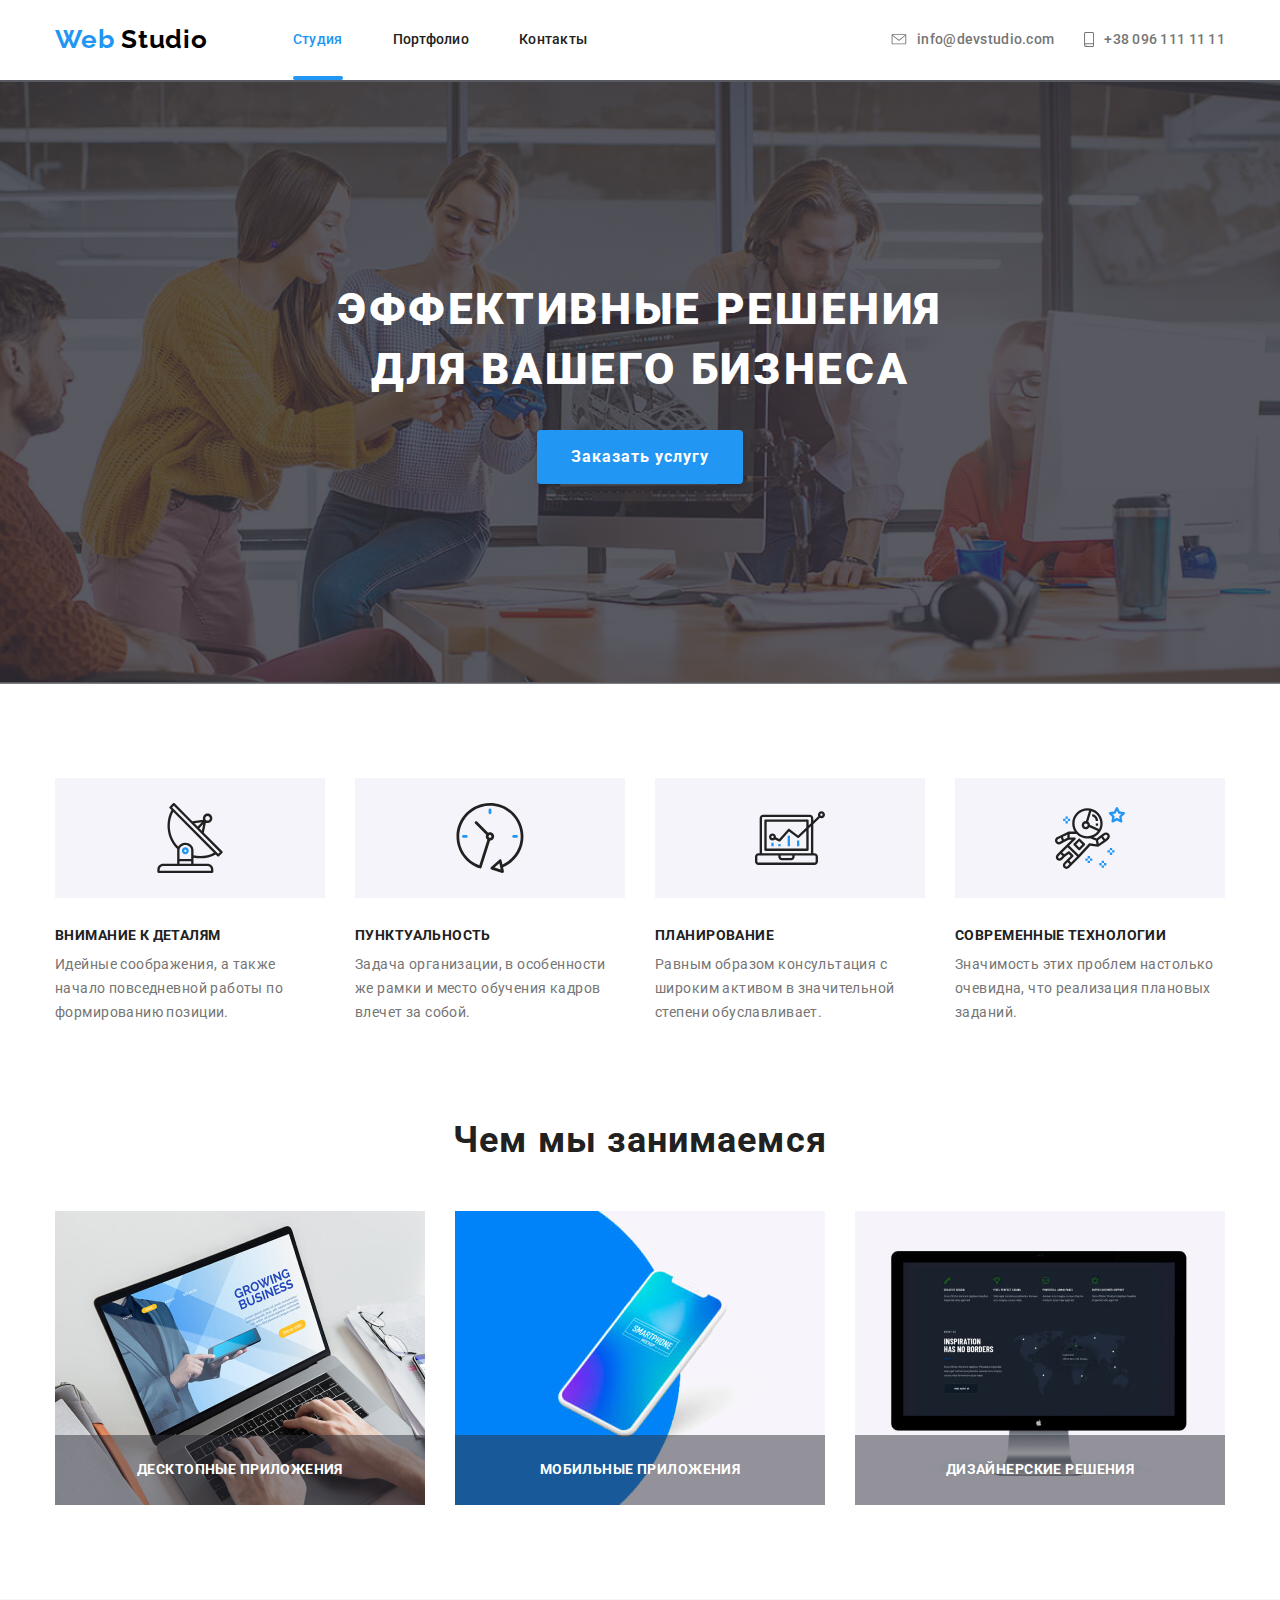
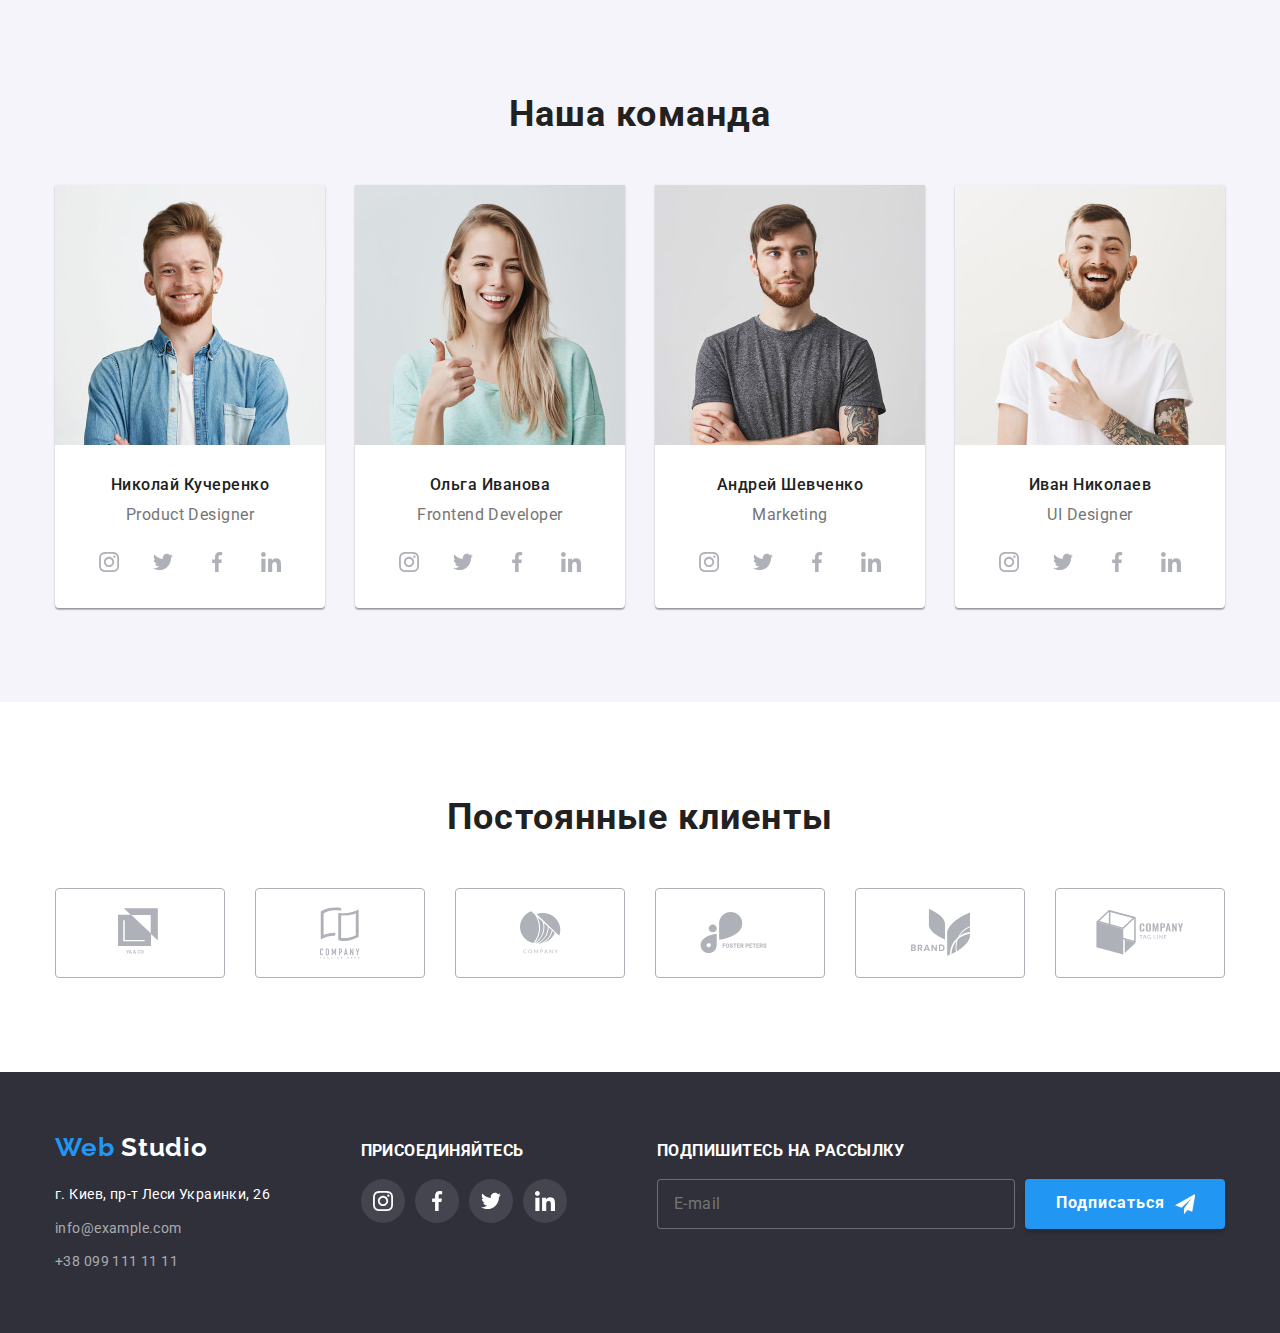
<file: index.html>
<!DOCTYPE html>
<html lang="ru">
  <head>
    <meta charset="UTF-8" />
    <meta name="viewport" content="width=device-width, initial-scale=1.0" />
    <title>Web Studio</title>
    <link rel="stylesheet" href="./css/normalize.css" />
    <link rel="stylesheet" href="./css/styles.css" />
    <link
      href="https://fonts.googleapis.com/css2?family=Raleway:wght@500&family=Roboto:wght@400;500;700;900&display=swap"
      rel="stylesheet"
    />
  </head>

  <body>
    <!--Шляпа-->
    <header class="header">
      <div class="container">
        <nav class="navigation">
          <a class="logo link" href="index.html" lang="en">
            <span class="logo-part">Web</span> Studio</a
          >
          <ul class="navigation-list list">
            <li class="navigation-list-item">
              <a class="navigation-list-link link current" href="index.html"
                >Студия</a
              >
            </li>
            <li class="navigation-list-item">
              <a class="navigation-list-link link" href="portfolio.html"
                >Портфолио</a
              >
            </li>
            <li class="navigation-list-item">
              <a class="navigation-list-link link" href="">Контакты</a>
            </li>
          </ul>
        </nav>
        <ul class="navigation-contacts list">
          <li class="navigation-contacts-list">
            <address class="navigation-contacts-adress">
              <a
                class="navigation-contacts-list-link link"
                href="mail:info@devstudio.com"
              >
                <svg class="icon-mail">
                  <use href="./images/sprite.svg#icon-envelope"></use>
                </svg>
                info@devstudio.com
              </a>
            </address>
          </li>
          <li class="navigation-contacts-list">
            <address class="navigation-contacts-adress">
              <a
                class="navigation-contacts-list-link link"
                href="tel:380961111111"
              >
                <svg class="icon-phone">
                  <use href="./images/sprite.svg#icon-smartphone"></use>
                </svg>
                +38 096 111 11 11</a
              >
            </address>
          </li>
        </ul>
      </div>
    </header>
    <!--Hero СЕКЦИЯ-->
    <main>
      <section class="hero">
        <div class="container">
          <h1 class="hero-title">
            Эффективные решения<br />
            для вашего бизнеса
          </h1>
          <button data-modal-open class="modal-btn">Заказать услугу</button>
        </div>
      </section>
      <!--О Нас-->
      <section class="about-us">
        <div class="container">
          <h2 hidden>О Нас</h2>
          <ul class="about-us-list list">
            <li class="about-us-list-item">
              <div class="box">
                <svg class="icon-img">
                  <use href="./images/sprite.svg#icon-antenna"></use>
                </svg>
              </div>
              <h3 class="about-us-title">Внимание к деталям</h3>
              <p class="description">
                Идейные соображения, а также<br />
                начало повседневной работы по<br />
                формированию позиции.
              </p>
            </li>
            <li class="about-us-list-item">
              <div class="box">
                <svg class="icon-img">
                  <use href="./images/sprite.svg#icon-clock"></use>
                </svg>
              </div>
              <h3 class="about-us-title">Пунктуальность</h3>
              <p class="description">
                Задача организации, в особенности<br />
                же рамки и место обучения кадров<br />
                влечет за собой.
              </p>
            </li>
            <li class="about-us-list-item">
              <div class="box">
                <svg class="icon-img">
                  <use href="./images/sprite.svg#icon-diagram"></use>
                </svg>
              </div>
              <h3 class="about-us-title">Планирование</h3>
              <p class="description">
                Равным образом консультация с<br />
                широким активом в значительной<br />
                степени обуславливает.
              </p>
            </li>
            <li class="about-us-list-item">
              <div class="box">
                <svg class="icon-img">
                  <use href="./images/sprite.svg#icon-astronaut"></use>
                </svg>
              </div>
              <h3 class="about-us-title">Современные технологии</h3>
              <p class="description">
                Значимость этих проблем настолько<br />
                очевидна, что реализация плановых<br />
                заданий.
              </p>
            </li>
          </ul>
        </div>
      </section>
      <!--Чем Занимаемся-->
      <section class="what-we-do">
        <div class="container">
          <h2 class="heading-title">Чем мы занимаемся</h2>
          <ul class="what-we-do-list list">
            <li class="what-we-do-list-item">
              <img
                class="what-we-do-list-item-img"
                src="./images/main-page/what-we-do/wedo1.jpg"
                alt="ноутбук"
              />
              <p class="what-we-do-description">Десктопные приложения</p>
            </li>
            <li class="what-we-do-list-item">
              <img
                class="what-we-do-list-item-img"
                src="./images/main-page/what-we-do/wedo2.jpg"
                alt="смартфон"
              />
              <p class="what-we-do-description">Мобильные приложения</p>
            </li>
            <li class="what-we-do-list-item">
              <img
                class="what-we-do-list-item-img"
                src="./images/main-page/what-we-do/wedo3.jpg"
                alt="монитор"
              />
              <p class="what-we-do-description">дизайнерские решения</p>
            </li>
          </ul>
        </div>
      </section>
      <!--Команда-->
      <section class="team">
        <div class="container">
          <h2 class="heading-title">Наша команда</h2>
          <ul class="team-list list">
            <li class="team-list-item">
              <img
                class="team-list-teamate-img"
                src="./images/main-page/teamate/teamate1.jpg"
                alt="Николай Кучеренко"
                width="270"
                height="260"
              />
              <h3 class="teamate-name">Николай Кучеренко</h3>
              <p class="teamate-position" lang="en">Product Designer</p>
              <ul class="team-list-social list">
                <li class="team-list-social-item">
                  <a
                    class="team-list-social-item-link link"
                    href=""
                    aria-label="инстаграм"
                  >
                    <svg class="social-svg-item">
                      <use href="./images/sprite.svg#icon-instagram"></use>
                    </svg>
                  </a>
                </li>
                <li class="team-list-social-item">
                  <a
                    class="team-list-social-item-link link"
                    href=""
                    aria-label="твиттер"
                  >
                    <svg class="social-svg-item">
                      <use href="./images/sprite.svg#icon-twitter"></use>
                    </svg>
                  </a>
                </li>
                <li class="team-list-social-item">
                  <a
                    class="team-list-social-item-link link"
                    href=""
                    aria-label="фейсбук"
                  >
                    <svg class="social-svg-item">
                      <use href="./images/sprite.svg#icon-facebook"></use>
                    </svg>
                  </a>
                </li>
                <li class="team-list-social-item">
                  <a
                    class="team-list-social-item-link link"
                    href=""
                    aria-label="линкедин"
                  >
                    <svg class="social-svg-item">
                      <use href="./images/sprite.svg#icon-linkedin"></use>
                    </svg>
                  </a>
                </li>
              </ul>
            </li>
            <li class="team-list-item">
              <img
                class="team-list-teamate-img"
                src="./images/main-page/teamate/teamate2.jpg"
                alt="Ольга Иванова"
                width="270"
                height="260"
              />
              <h3 class="teamate-name">Ольга Иванова</h3>
              <p class="teamate-position" lang="en">Frontend Developer</p>
              <ul class="team-list-social list">
                <li class="team-list-social-item">
                  <a
                    class="team-list-social-item-link link"
                    href=""
                    aria-label="инстаграм"
                  >
                    <svg class="social-svg-item">
                      <use href="./images/sprite.svg#icon-instagram"></use>
                    </svg>
                  </a>
                </li>
                <li class="team-list-social-item">
                  <a
                    class="team-list-social-item-link link"
                    href=""
                    aria-label="твиттер"
                  >
                    <svg class="social-svg-item">
                      <use href="./images/sprite.svg#icon-twitter"></use>
                    </svg>
                  </a>
                </li>
                <li class="team-list-social-item">
                  <a
                    class="team-list-social-item-link link"
                    href=""
                    aria-label="фейсбук"
                  >
                    <svg class="social-svg-item">
                      <use href="./images/sprite.svg#icon-facebook"></use>
                    </svg>
                  </a>
                </li>
                <li class="team-list-social-item">
                  <a
                    class="team-list-social-item-link link"
                    href=""
                    aria-label="линкедин"
                  >
                    <svg class="social-svg-item">
                      <use href="./images/sprite.svg#icon-linkedin"></use>
                    </svg>
                  </a>
                </li>
              </ul>
            </li>
            <li class="team-list-item">
              <img
                class="team-list-teamate-img"
                src="./images/main-page/teamate/teamate3.jpg"
                alt="Андрей Шевченко"
                width="270"
                height="260"
              />
              <h3 class="teamate-name">Андрей Шевченко</h3>
              <p class="teamate-position" lang="en">Marketing</p>
              <ul class="team-list-social list">
                <li class="team-list-social-item">
                  <a
                    class="team-list-social-item-link link"
                    href=""
                    aria-label="инстаграм"
                  >
                    <svg class="social-svg-item">
                      <use href="./images/sprite.svg#icon-instagram"></use>
                    </svg>
                  </a>
                </li>
                <li class="team-list-social-item">
                  <a
                    class="team-list-social-item-link link"
                    href=""
                    aria-label="твиттер"
                  >
                    <svg class="social-svg-item">
                      <use href="./images/sprite.svg#icon-twitter"></use>
                    </svg>
                  </a>
                </li>
                <li class="team-list-social-item">
                  <a
                    class="team-list-social-item-link link"
                    href=""
                    aria-label="фейсбук"
                  >
                    <svg class="social-svg-item">
                      <use href="./images/sprite.svg#icon-facebook"></use>
                    </svg>
                  </a>
                </li>
                <li class="team-list-social-item">
                  <a
                    class="team-list-social-item-link link"
                    href=""
                    aria-label="линкедин"
                  >
                    <svg class="social-svg-item">
                      <use href="./images/sprite.svg#icon-linkedin"></use>
                    </svg>
                  </a>
                </li>
              </ul>
            </li>
            <li class="team-list-item">
              <img
                class="team-list-teamate-img"
                src="./images/main-page/teamate/teamate4.jpg"
                alt="Иван Николаев"
                width="270"
                height="260"
              />
              <h3 class="teamate-name">Иван Николаев</h3>
              <p class="teamate-position" lang="en">UI Designer</p>
              <ul class="team-list-social list">
                <li class="team-list-social-item">
                  <a
                    class="team-list-social-item-link link"
                    href=""
                    aria-label="инстаграм"
                  >
                    <svg class="social-svg-item">
                      <use href="./images/sprite.svg#icon-instagram"></use>
                    </svg>
                  </a>
                </li>
                <li class="team-list-social-item">
                  <a
                    class="team-list-social-item-link link"
                    href=""
                    aria-label="твиттер"
                  >
                    <svg class="social-svg-item">
                      <use href="./images/sprite.svg#icon-twitter"></use>
                    </svg>
                  </a>
                </li>
                <li class="team-list-social-item">
                  <a
                    class="team-list-social-item-link link"
                    href=""
                    aria-label="фейсбук"
                  >
                    <svg class="social-svg-item">
                      <use href="./images/sprite.svg#icon-facebook"></use>
                    </svg>
                  </a>
                </li>
                <li class="team-list-social-item">
                  <a
                    class="team-list-social-item-link link"
                    href=""
                    aria-label="линкедин"
                  >
                    <svg class="social-svg-item">
                      <use href="./images/sprite.svg#icon-linkedin"></use>
                    </svg>
                  </a>
                </li>
              </ul>
            </li>
          </ul>
        </div>
      </section>
      <!--Постоянные клиенты-->
      <section class="ourclients">
        <div class="container">
          <h2 class="heading-title">Постоянные клиенты</h2>
          <ul class="clients-list list">
            <li class="clients-list-item">
              <a class="clients-list-item-link link" href="">
                <svg class="clients-svg-item1">
                  <use href="./images/sprite.svg#icon-logo1"></use>
                </svg>
              </a>
            </li>
            <li class="clients-list-item">
              <a class="clients-list-item-link link" href="">
                <svg class="clients-svg-item2">
                  <use href="./images/sprite.svg#icon-logo2"></use>
                </svg>
              </a>
            </li>
            <li class="clients-list-item">
              <a class="clients-list-item-link link" href="">
                <svg class="clients-svg-item3">
                  <use href="./images/sprite.svg#icon-logo3"></use>
                </svg>
              </a>
            </li>
            <li class="clients-list-item">
              <a class="clients-list-item-link link" href="">
                <svg class="clients-svg-item4">
                  <use href="./images/sprite.svg#icon-logo4"></use>
                </svg>
              </a>
            </li>
            <li class="clients-list-item">
              <a class="clients-list-item-link link" href="">
                <svg class="clients-svg-item5">
                  <use href="./images/sprite.svg#icon-logo5"></use>
                </svg>
              </a>
            </li>
            <li class="clients-list-item">
              <a class="clients-list-item-link link" href="">
                <svg class="clients-svg-item6">
                  <use href="./images/sprite.svg#icon-logo6"></use>
                </svg>
              </a>
            </li>
          </ul>
        </div>
      </section>
    </main>
    <!--Дно-->
    <footer class="footer">
      <div class="container">
        <div class="footer-part1">
          <a class="logo-footer link" href="index.html" lang="en">
            <span class="logo-part">Web</span>
            <span class="logo-part2">Studio</span>
          </a>
          <ul class="footer-list list">
            <li class="footer-list-item">
              <address class="footer-list-item-adress">
                <a
                  class="footer-list-item-link link"
                  href="https://goo.gl/maps/DpkzdR6np3sJu7Kr6"
                  target="_blank"
                >
                  г. Киев, пр-т Леси Украинки, 26
                </a>
              </address>
            </li>
            <li class="footer-list-item">
              <address class="footer-list-item-adress">
                <a
                  class="footer-list-item-link2 link"
                  href="mail:info@example.com"
                >
                  info@example.com
                </a>
              </address>
            </li>
            <li class="footer-list-item">
              <address class="footer-list-item-adress">
                <a class="footer-list-item-link2 link" href="tel:+380991111111">
                  +38 099 111 11 11
                </a>
              </address>
            </li>
          </ul>
        </div>
        <div class="footer-part2">
          <h3 class="join-in">присоединяйтесь</h3>
          <ul class="join-in-list list">
            <li class="join-in-item">
              <a
                class="join-in-item-link link"
                href=""
                aria-label="ссылка на инстаграм"
              >
                <svg class="social-svg-item">
                  <use href="./images/sprite.svg#icon-instagram"></use>
                </svg>
              </a>
            </li>
            <li class="join-in-item">
              <a
                class="join-in-item-link link"
                href=""
                aria-label="ссылка на фейсбук"
              >
                <svg class="social-svg-item">
                  <use href="./images/sprite.svg#icon-facebook"></use>
                </svg>
              </a>
            </li>
            <li class="join-in-item">
              <a
                class="join-in-item-link link"
                href=""
                aria-label="ссылка на твиттер"
              >
                <svg class="social-svg-item">
                  <use href="./images/sprite.svg#icon-twitter"></use>
                </svg>
              </a>
            </li>
            <li class="join-in-item">
              <a
                class="join-in-item-link link"
                href=""
                aria-label="ссылка на линкедин"
              >
                <svg class="social-svg-item">
                  <use href="./images/sprite.svg#icon-linkedin"></use>
                </svg>
              </a>
            </li>
          </ul>
        </div>
        <div class="footer-part3">
          <h3 class="mail-form">
            Подпишитесь на рассылку
          </h3>
          <form action="#" class="mail-form-field">
            <input
              type="email"
              name="email"
              id="email"
              class="mail-form-input"
              placeholder="E-mail"
            />
            <button type="submit" class="mail-form-btn">
              Подписаться
              <svg class="icon-send">
                <use href="./images/sprite.svg#icon-icon-send"></use>
              </svg>
            </button>
          </form>
        </div>
      </div>
    </footer>
    <!--Модальное окно-->
    <div data-modal class="form-on-backdrop is-hidden">
      <form action="#" class="modal-form">
        <h3 class="modal-form-name">Оставьте свои данные, мы вам перезвоним</h3>
        <button type="button" data-modal-close class="modal-close-btn">
          <svg class="icon-close">
            <use href="./images/sprite.svg#icon-close"></use>
          </svg>
        </button>
        <div class="modal-wrapper">
          <input
            class="modal-form-title"
            type="text"
            name="user-name"
            id="user-modal-name"
            placeholder=" "
          />
          <label for="user-modal-name" class="modal-label"> Имя</label>
          <span class="icon-form-span">
            <svg class="icon-form">
              <use href="./images/sprite.svg#icon-person"></use>
            </svg>
          </span>
        </div>
        <div class="modal-wrapper">
          <input
            class="modal-form-title"
            type="tel"
            name="user-tel"
            id="user-modal-tel"
            placeholder=" "
            required=""
          />
          <label for="user-modal-tel" class="modal-label">
            Телефон
          </label>
          <span class="icon-form-span">
            <svg class="icon-form">
              <use href="./images/sprite.svg#icon-phone"></use>
            </svg>
          </span>
        </div>
        <div class="modal-wrapper">
          <input
            class="modal-form-title"
            type="email"
            name="user-email"
            id="user-modal-email"
            placeholder=" "
            required=""
          />
          <label for="user-modal-email" class="modal-label"> Почта</label>
          <span class="icon-form-span">
            <svg class="icon-form">
              <use href="./images/sprite.svg#icon-email"></use>
            </svg>
          </span>
        </div>
        <label for="textarea" class="modal-label-textarea">
          <textarea
            id="textarea"
            class="modal-form-text"
            name="user-massage"
            placeholder=" "
          ></textarea>
          <span class="modal-span-text">Комментарий</span>
        </label>
        <label class="modal-form-label">
          <input
            type="checkbox"
            name="policy"
            value="accept-policy"
            class="modal-form-check"
          />
          <span class="modal-form-my-check">
            <svg class="icon-check">
              <use href="./images/sprite.svg#icon-icon-check"></use>
            </svg>
          </span>
          <span class="modal-form-span"
            >Соглашаюсь с рассылкой и принимаю
            <a href="">Условия договора</a>
          </span>
        </label>
        <button class="modal-form-accept">Отправить</button>
      </form>
    </div>

    <script src="./js/modal.js"></script>
  </body>
</html>
</file>
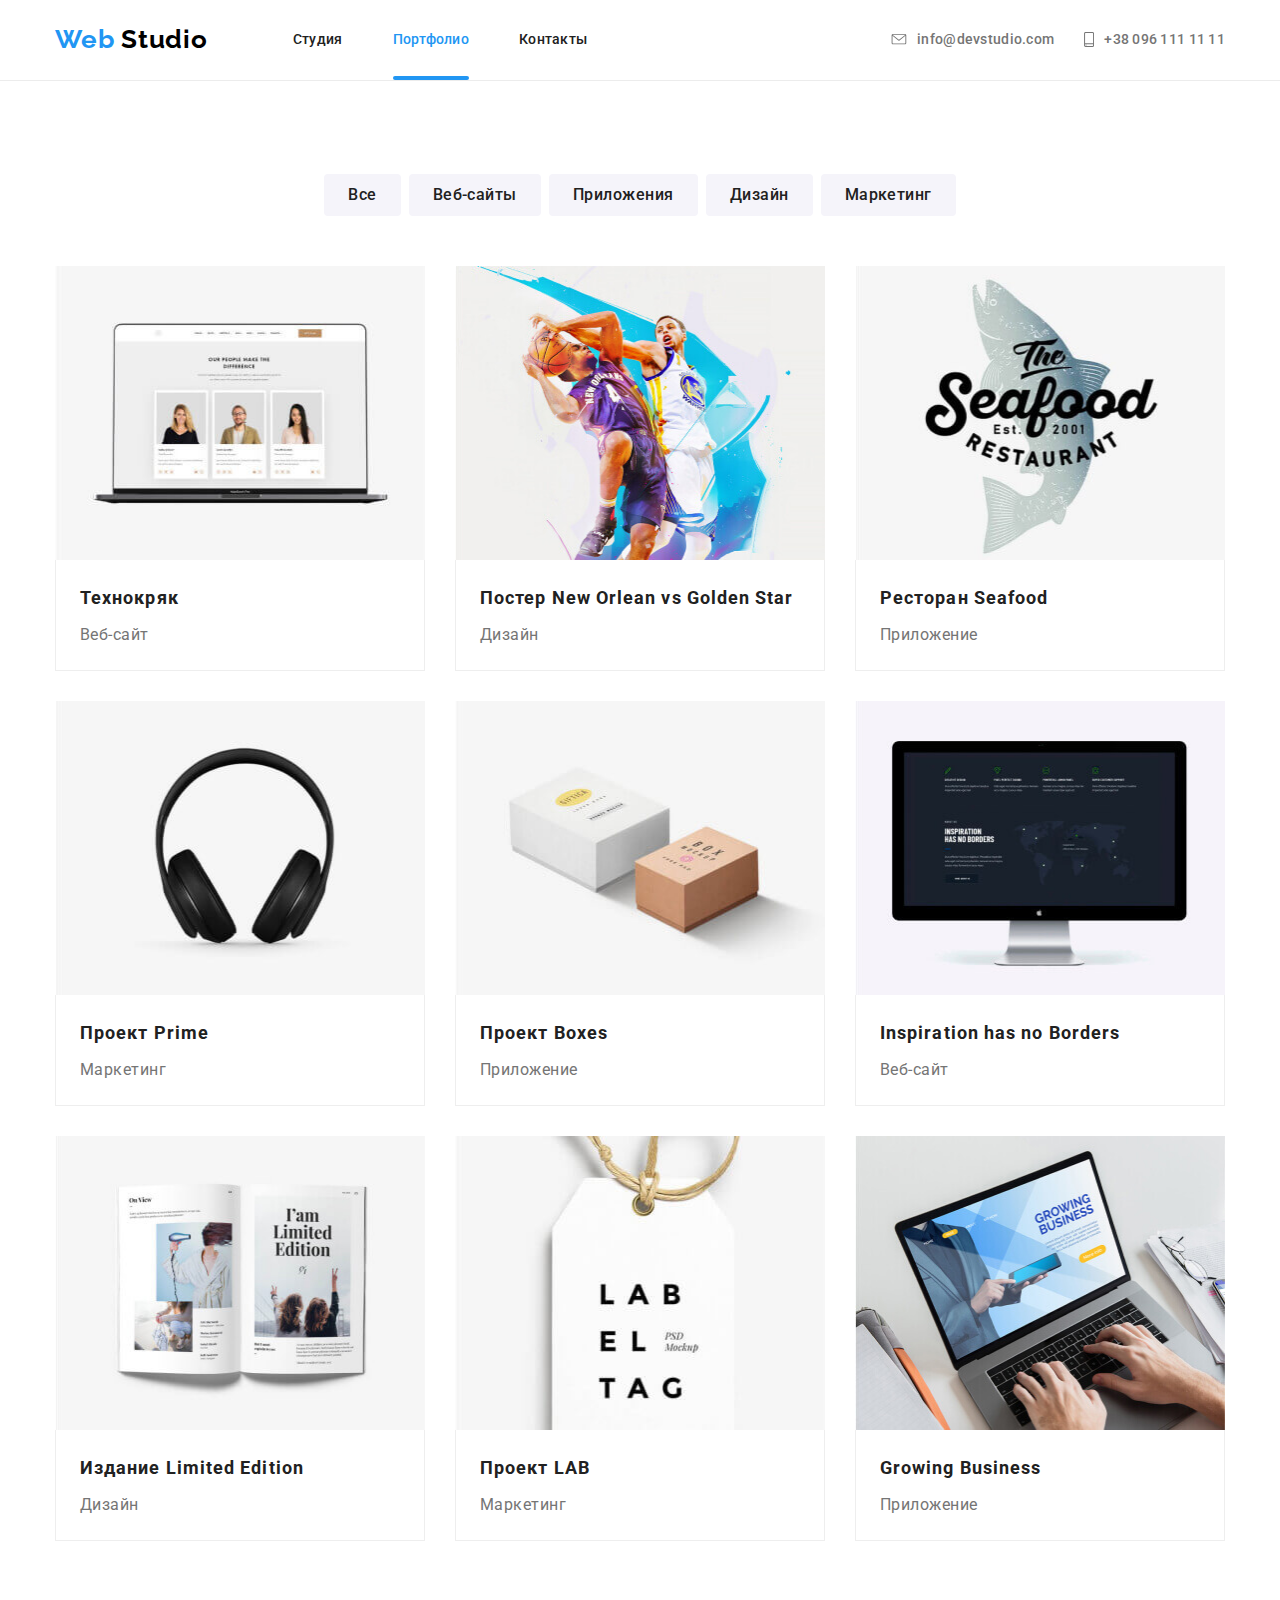
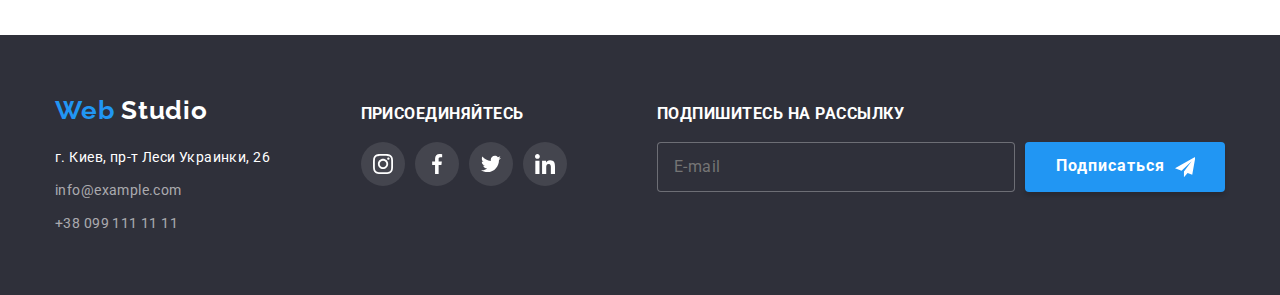
<file: portfolio.html>
<!DOCTYPE html>
<html lang="ru">
  <head>
    <meta charset="UTF-8" />
    <meta name="viewport" content="width=device-width, initial-scale=1.0" />
    <title>Портфолио</title>
    <link rel="stylesheet" href="./css/normalize.css" />
    <link rel="stylesheet" href="./css/styles.css" />
    <link
      href="https://fonts.googleapis.com/css2?family=Raleway:wght@700&family=Roboto:wght@400;500;700&display=swap"
      rel="stylesheet"
    />
  </head>

  <body>
    <!--Шляпа-->
    <header class="header2">
      <div class="container">
        <nav class="navigation">
          <a class="logo link" href="index.html" lang="en">
            <span class="logo-part">Web</span> Studio</a
          >
          <ul class="navigation-list list">
            <li class="navigation-list-item">
              <a class="navigation-list-link link" href="index.html">Студия</a>
            </li>
            <li class="navigation-list-item">
              <a class="navigation-list-link link current" href="portfolio.html"
                >Портфолио</a
              >
            </li>
            <li class="navigation-list-item">
              <a class="navigation-list-link link" href="">Контакты</a>
            </li>
          </ul>
        </nav>
        <div class="navigation-contacts-container">
          <ul class="navigation-contacts list">
            <li class="navigation-contacts-list">
              <address class="navigation-contacts-adress">
                <a
                  class="navigation-contacts-list-link link"
                  href="mail:info@devstudio.com"
                >
                  <svg class="icon-mail">
                    <use href="./images/sprite.svg#icon-envelope"></use>
                  </svg>
                  info@devstudio.com
                </a>
              </address>
            </li>
            <li class="navigation-contacts-list">
              <address class="navigation-contacts-adress">
                <a
                  class="navigation-contacts-list-link link"
                  href="tel:380961111111"
                >
                  <svg class="icon-phone">
                    <use href="./images/sprite.svg#icon-smartphone"></use>
                  </svg>
                  +38 096 111 11 11</a
                >
              </address>
            </li>
          </ul>
        </div>
      </div>
    </header>
    <main>
      <!--Кнопки-->
      <section class="main-container">
        <div class="container">
          <ul class="btn-list list">
            <li class="btn-list-item">
              <button class="btn-list-item-button">Все</button>
            </li>
            <li class="btn-list-item">
              <button class="btn-list-item-button">
                Веб-сайты
              </button>
            </li>
            <li class="btn-list-item">
              <button class="btn-list-item-button">
                Приложения
              </button>
            </li>
            <li class="btn-list-item">
              <button class="btn-list-item-button">
                Дизайн
              </button>
            </li>
            <li class="btn-list-item">
              <button class="btn-list-item-button">
                Маркетинг
              </button>
            </li>
          </ul>
        </div>
        <!--Работы-->
        <div class="container">
          <h1 hidden>Портфолио</h1>
          <ul class="projects-list list">
            <li class="projects-list-item">
              <a class="projects-list-item-link link" href="">
                <div class="projects-list-item-wrapper">
                  <img
                    class="projects-list-item-img"
                    src="./images/portfolio-page/our-projects/img-1.jpg"
                    alt=""
                    width="370"
                    height="294"
                  />
                  <p class="projects-title-description">
                    Технокряк это современная<br />
                    площадка распространения<br />
                    коронавируса. Компании<br />
                    используют эту платформу для<br />
                    цифрового шпионажа и атак на<br />
                    защищённые сервера конкурентов.
                  </p>
                </div>
                <div class="img-info">
                  <h2 class="projects-title">Технокряк</h2>
                  <p class="projects-title-name">Веб-сайт</p>
                </div>
              </a>
            </li>
            <li class="projects-list-item">
              <a class="projects-list-item-link link" href="">
                <div class="projects-list-item-wrapper">
                  <img
                    class="projects-list-item-img"
                    src="./images/portfolio-page/our-projects/img-2.jpg"
                    alt=""
                    width="370"
                    height="294"
                  />
                  <p class="projects-title-description">
                    Технокряк это современная<br />
                    площадка распространения<br />
                    коронавируса. Компании<br />
                    используют эту платформу для<br />
                    цифрового шпионажа и атак на<br />
                    защищённые сервера конкурентов.
                  </p>
                </div>
                <div class="img-info">
                  <h2 class="projects-title">
                    Постер New Orlean vs Golden Star
                  </h2>
                  <p class="projects-title-name">Дизайн</p>
                </div>
              </a>
            </li>
            <li class="projects-list-item">
              <a class="projects-list-item-link link" href="">
                <div class="projects-list-item-wrapper">
                  <img
                    class="projects-list-item-img"
                    src="./images/portfolio-page/our-projects/img-3.jpg"
                    alt=""
                    width="370"
                    height="294"
                  />
                  <p class="projects-title-description">
                    Технокряк это современная<br />
                    площадка распространения<br />
                    коронавируса. Компании<br />
                    используют эту платформу для<br />
                    цифрового шпионажа и атак на<br />
                    защищённые сервера конкурентов.
                  </p>
                </div>
                <div class="img-info">
                  <h2 class="projects-title">Ресторан Seafood</h2>
                  <p class="projects-title-name">Приложение</p>
                </div>
              </a>
            </li>
            <li class="projects-list-item">
              <a class="projects-list-item-link link" href="">
                <div class="projects-list-item-wrapper">
                  <img
                    class="projects-list-item-img"
                    src="./images/portfolio-page/our-projects/img-4.jpg"
                    alt=""
                    width="370"
                    height="294"
                  />
                  <p class="projects-title-description">
                    Технокряк это современная<br />
                    площадка распространения<br />
                    коронавируса. Компании<br />
                    используют эту платформу для<br />
                    цифрового шпионажа и атак на<br />
                    защищённые сервера конкурентов.
                  </p>
                </div>
                <div class="img-info">
                  <h2 class="projects-title">Проект Prime</h2>
                  <p class="projects-title-name">Маркетинг</p>
                </div>
              </a>
            </li>
            <li class="projects-list-item">
              <a class="projects-list-item-link link" href="">
                <div class="projects-list-item-wrapper">
                  <img
                    class="projects-list-item-img"
                    src="./images/portfolio-page/our-projects/img-5.jpg"
                    alt=""
                    width="370"
                    height="294"
                  />
                  <p class="projects-title-description">
                    Технокряк это современная<br />
                    площадка распространения<br />
                    коронавируса. Компании<br />
                    используют эту платформу для<br />
                    цифрового шпионажа и атак на<br />
                    защищённые сервера конкурентов.
                  </p>
                </div>
                <div class="img-info">
                  <h2 class="projects-title">Проект Boxes</h2>
                  <p class="projects-title-name">Приложение</p>
                </div>
              </a>
            </li>
            <li class="projects-list-item">
              <a class="projects-list-item-link link" href="">
                <div class="projects-list-item-wrapper">
                  <img
                    class="projects-list-item-img"
                    src="./images/portfolio-page/our-projects/img-6.jpg"
                    alt=""
                    width="370"
                    height="294"
                  />
                  <p class="projects-title-description">
                    Технокряк это современная<br />
                    площадка распространения<br />
                    коронавируса. Компании<br />
                    используют эту платформу для<br />
                    цифрового шпионажа и атак на<br />
                    защищённые сервера конкурентов.
                  </p>
                </div>
                <div class="img-info">
                  <h2 class="projects-title">Inspiration has no Borders</h2>
                  <p class="projects-title-name">Веб-сайт</p>
                </div>
              </a>
            </li>
            <li class="projects-list-item">
              <a class="projects-list-item-link link" href="">
                <div class="projects-list-item-wrapper">
                  <img
                    class="projects-list-item-img"
                    src="./images/portfolio-page/our-projects/img-7.jpg"
                    alt=""
                    width="370"
                    height="294"
                  />
                  <p class="projects-title-description">
                    Технокряк это современная<br />
                    площадка распространения<br />
                    коронавируса. Компании<br />
                    используют эту платформу для<br />
                    цифрового шпионажа и атак на<br />
                    защищённые сервера конкурентов.
                  </p>
                </div>
                <div class="img-info">
                  <h2 class="projects-title">Издание Limited Edition</h2>
                  <p class="projects-title-name">Дизайн</p>
                </div>
              </a>
            </li>
            <li class="projects-list-item">
              <a class="projects-list-item-link link" href="">
                <div class="projects-list-item-wrapper">
                  <img
                    class="projects-list-item-img"
                    src="./images/portfolio-page/our-projects/img-8.jpg"
                    alt=""
                    width="370"
                    height="294"
                  />
                  <p class="projects-title-description">
                    Технокряк это современная<br />
                    площадка распространения<br />
                    коронавируса. Компании<br />
                    используют эту платформу для<br />
                    цифрового шпионажа и атак на<br />
                    защищённые сервера конкурентов.
                  </p>
                </div>
                <div class="img-info">
                  <h2 class="projects-title">Проект LAB</h2>
                  <p class="projects-title-name">Маркетинг</p>
                </div>
              </a>
            </li>
            <li class="projects-list-item">
              <a class="projects-list-item-link link" href="">
                <div class="projects-list-item-wrapper">
                  <img
                    class="projects-list-item-img"
                    src="./images/portfolio-page/our-projects/img-9.jpg"
                    alt=""
                    width="370"
                    height="294"
                  />
                  <p class="projects-title-description">
                    Технокряк это современная<br />
                    площадка распространения<br />
                    коронавируса. Компании<br />
                    используют эту платформу для<br />
                    цифрового шпионажа и атак на<br />
                    защищённые сервера конкурентов.
                  </p>
                </div>
                <div class="img-info">
                  <h2 class="projects-title">Growing Business</h2>
                  <p class="projects-title-name">Приложение</p>
                </div>
              </a>
            </li>
          </ul>
        </div>
      </section>
    </main>
    <!--Дно-->
    <footer class="footer">
      <div class="container">
        <div class="footer-part1">
          <a class="logo-footer link" href="index.html" lang="en">
            <span class="logo-part">Web</span>
            <span class="logo-part2">Studio</span>
          </a>
          <ul class="footer-list list">
            <li class="footer-list-item">
              <address class="footer-list-item-adress">
                <a
                  class="footer-list-item-link link"
                  href="https://goo.gl/maps/DpkzdR6np3sJu7Kr6"
                  target="_blank"
                >
                  г. Киев, пр-т Леси Украинки, 26
                </a>
              </address>
            </li>
            <li class="footer-list-item">
              <address class="footer-list-item-adress">
                <a
                  class="footer-list-item-link2 link"
                  href="mail:info@example.com"
                >
                  info@example.com
                </a>
              </address>
            </li>
            <li class="footer-list-item">
              <address class="footer-list-item-adress">
                <a class="footer-list-item-link2 link" href="tel:+380991111111">
                  +38 099 111 11 11
                </a>
              </address>
            </li>
          </ul>
        </div>
        <div class="footer-part2">
          <h3 class="join-in">присоединяйтесь</h3>
          <ul class="join-in-list list">
            <li class="join-in-item">
              <a
                class="join-in-item-link link"
                href=""
                aria-label="ссылка на инстаграм"
              >
                <svg class="social-svg-item">
                  <use href="./images/sprite.svg#icon-instagram"></use>
                </svg>
              </a>
            </li>
            <li class="join-in-item">
              <a
                class="join-in-item-link link"
                href=""
                aria-label="ссылка на фейсбук"
              >
                <svg class="social-svg-item">
                  <use href="./images/sprite.svg#icon-facebook"></use>
                </svg>
              </a>
            </li>
            <li class="join-in-item">
              <a
                class="join-in-item-link link"
                href=""
                aria-label="ссылка на твиттер"
              >
                <svg class="social-svg-item">
                  <use href="./images/sprite.svg#icon-twitter"></use>
                </svg>
              </a>
            </li>
            <li class="join-in-item">
              <a
                class="join-in-item-link link"
                href=""
                aria-label="ссылка на линкедин"
              >
                <svg class="social-svg-item">
                  <use href="./images/sprite.svg#icon-linkedin"></use>
                </svg>
              </a>
            </li>
          </ul>
        </div>
        <div class="footer-part3">
          <h3 class="mail-form">
            Подпишитесь на рассылку
          </h3>
          <form action="#" class="mail-form-field">
            <input
              type="email"
              name="email"
              class="mail-form-input"
              placeholder="E-mail"
            />
            <button type="submit" class="mail-form-btn">
              Подписаться
              <svg class="icon-send">
                <use href="./images/sprite.svg#icon-icon-send"></use>
              </svg>
            </button>
          </form>
        </div>
      </div>
    </footer>
  </body>
</html>
</file>
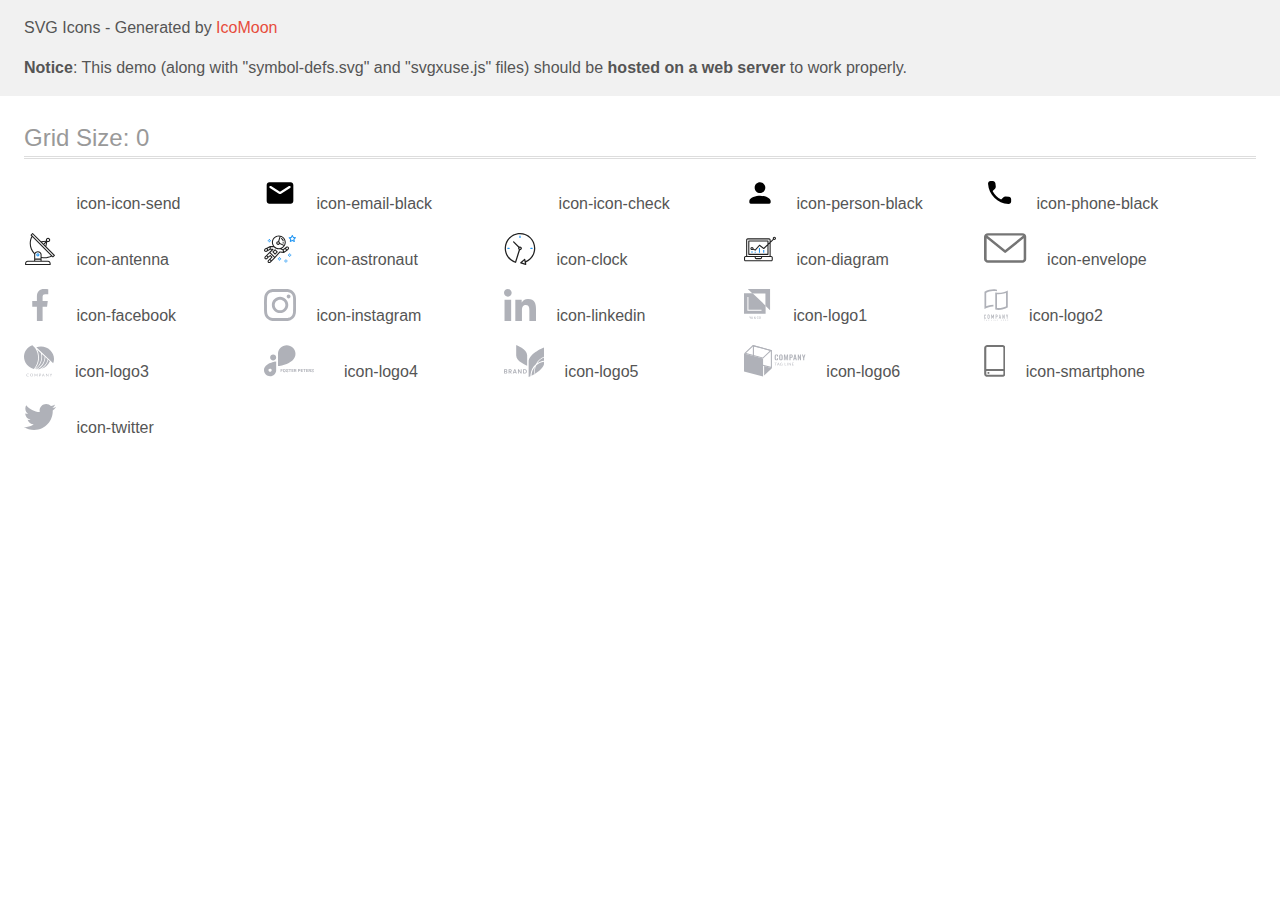
<file: css/icomoon/demo-external-svg.html>
<!doctype html>
<html>
<head>
    <title>IcoMoon - SVG Icons</title>
    <meta charset="utf-8">
    <meta name="viewport" content="width=device-width, initial-scale=1">
    <link rel="stylesheet" href="demo-files/demo.css">
    <link rel="stylesheet" href="style.css">
</head>
<body>
<header class="bgc1 clearfix">
<div class="mhl">
    <p>SVG Icons - Generated by <a href="https://icomoon.io/app">IcoMoon</a></p><p><strong>Notice</strong>: This demo (along with "symbol-defs.svg" and "svgxuse.js" files) should be <b>hosted on a web server</b> to work properly.</p>
</div>
</header>
    <div class="clearfix mhl ptl">
        <h1 class="mvm mtn fgc1">Grid Size: 0</h1>
        <div class="glyph fs1">
            <div class="clearfix pbs">
                <svg class="icon icon-icon-send"><use xlink:href="symbol-defs.svg#icon-icon-send"></use></svg><span class="name"> icon-icon-send</span>
            </div>
        </div>
        <div class="glyph fs1">
            <div class="clearfix pbs">
                <svg class="icon icon-email-black"><use xlink:href="symbol-defs.svg#icon-email-black"></use></svg><span class="name"> icon-email-black</span>
            </div>
        </div>
        <div class="glyph fs1">
            <div class="clearfix pbs">
                <svg class="icon icon-icon-check"><use xlink:href="symbol-defs.svg#icon-icon-check"></use></svg><span class="name"> icon-icon-check</span>
            </div>
        </div>
        <div class="glyph fs1">
            <div class="clearfix pbs">
                <svg class="icon icon-person-black"><use xlink:href="symbol-defs.svg#icon-person-black"></use></svg><span class="name"> icon-person-black</span>
            </div>
        </div>
        <div class="glyph fs1">
            <div class="clearfix pbs">
                <svg class="icon icon-phone-black"><use xlink:href="symbol-defs.svg#icon-phone-black"></use></svg><span class="name"> icon-phone-black</span>
            </div>
        </div>
        <div class="glyph fs1">
            <div class="clearfix pbs">
                <svg class="icon icon-antenna"><use xlink:href="symbol-defs.svg#icon-antenna"></use></svg><span class="name"> icon-antenna</span>
            </div>
        </div>
        <div class="glyph fs1">
            <div class="clearfix pbs">
                <svg class="icon icon-astronaut"><use xlink:href="symbol-defs.svg#icon-astronaut"></use></svg><span class="name"> icon-astronaut</span>
            </div>
        </div>
        <div class="glyph fs1">
            <div class="clearfix pbs">
                <svg class="icon icon-clock"><use xlink:href="symbol-defs.svg#icon-clock"></use></svg><span class="name"> icon-clock</span>
            </div>
        </div>
        <div class="glyph fs1">
            <div class="clearfix pbs">
                <svg class="icon icon-diagram"><use xlink:href="symbol-defs.svg#icon-diagram"></use></svg><span class="name"> icon-diagram</span>
            </div>
        </div>
        <div class="glyph fs1">
            <div class="clearfix pbs">
                <svg class="icon icon-envelope"><use xlink:href="symbol-defs.svg#icon-envelope"></use></svg><span class="name"> icon-envelope</span>
            </div>
        </div>
        <div class="glyph fs1">
            <div class="clearfix pbs">
                <svg class="icon icon-facebook"><use xlink:href="symbol-defs.svg#icon-facebook"></use></svg><span class="name"> icon-facebook</span>
            </div>
        </div>
        <div class="glyph fs1">
            <div class="clearfix pbs">
                <svg class="icon icon-instagram"><use xlink:href="symbol-defs.svg#icon-instagram"></use></svg><span class="name"> icon-instagram</span>
            </div>
        </div>
        <div class="glyph fs1">
            <div class="clearfix pbs">
                <svg class="icon icon-linkedin"><use xlink:href="symbol-defs.svg#icon-linkedin"></use></svg><span class="name"> icon-linkedin</span>
            </div>
        </div>
        <div class="glyph fs1">
            <div class="clearfix pbs">
                <svg class="icon icon-logo1"><use xlink:href="symbol-defs.svg#icon-logo1"></use></svg><span class="name"> icon-logo1</span>
            </div>
        </div>
        <div class="glyph fs1">
            <div class="clearfix pbs">
                <svg class="icon icon-logo2"><use xlink:href="symbol-defs.svg#icon-logo2"></use></svg><span class="name"> icon-logo2</span>
            </div>
        </div>
        <div class="glyph fs1">
            <div class="clearfix pbs">
                <svg class="icon icon-logo3"><use xlink:href="symbol-defs.svg#icon-logo3"></use></svg><span class="name"> icon-logo3</span>
            </div>
        </div>
        <div class="glyph fs1">
            <div class="clearfix pbs">
                <svg class="icon icon-logo4"><use xlink:href="symbol-defs.svg#icon-logo4"></use></svg><span class="name"> icon-logo4</span>
            </div>
        </div>
        <div class="glyph fs1">
            <div class="clearfix pbs">
                <svg class="icon icon-logo5"><use xlink:href="symbol-defs.svg#icon-logo5"></use></svg><span class="name"> icon-logo5</span>
            </div>
        </div>
        <div class="glyph fs1">
            <div class="clearfix pbs">
                <svg class="icon icon-logo6"><use xlink:href="symbol-defs.svg#icon-logo6"></use></svg><span class="name"> icon-logo6</span>
            </div>
        </div>
        <div class="glyph fs1">
            <div class="clearfix pbs">
                <svg class="icon icon-smartphone"><use xlink:href="symbol-defs.svg#icon-smartphone"></use></svg><span class="name"> icon-smartphone</span>
            </div>
        </div>
        <div class="glyph fs1">
            <div class="clearfix pbs">
                <svg class="icon icon-twitter"><use xlink:href="symbol-defs.svg#icon-twitter"></use></svg><span class="name"> icon-twitter</span>
            </div>
        </div>
  </div>
<script defer src="svgxuse.js"></script>
</body>
</html>
</file>
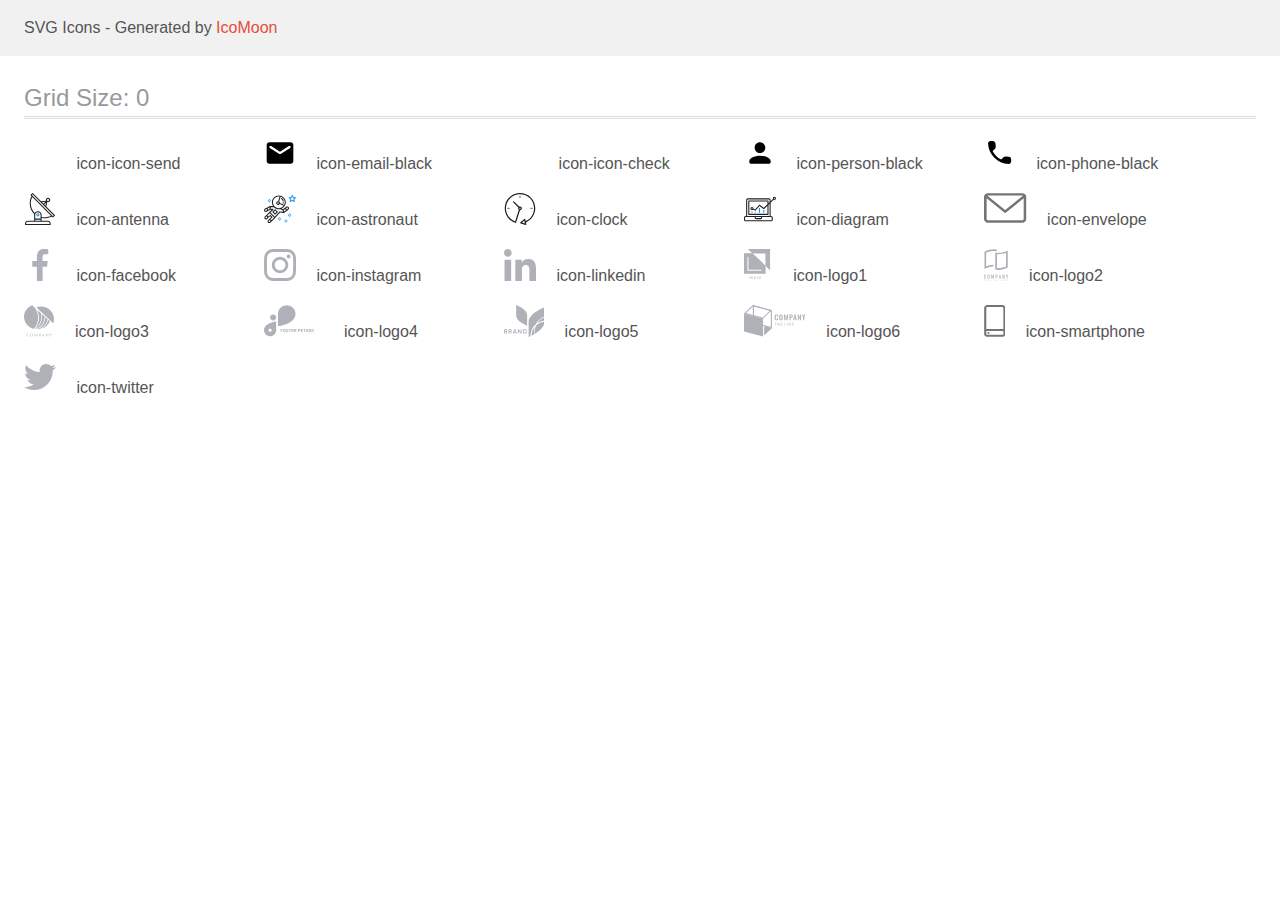
<file: css/icomoon/demo.html>
<!doctype html>
<html>
<head>
    <title>IcoMoon - SVG Icons</title>
    <meta charset="utf-8">
    <meta name="viewport" content="width=device-width, initial-scale=1">
    <link rel="stylesheet" href="demo-files/demo.css">
    <link rel="stylesheet" href="style.css">
</head>
<body>
<svg aria-hidden="true" style="position: absolute; width: 0; height: 0; overflow: hidden;" version="1.1" xmlns="http://www.w3.org/2000/svg" xmlns:xlink="http://www.w3.org/1999/xlink">
<defs>
<symbol id="icon-icon-send" viewBox="0 0 32 32">
<path fill="#fff" style="fill: var(--color1, #fff)" d="M32 0l-32 18 10.227 3.787 15.773-14.787-11.997 16.187 0.009 0.003-0.012-0.003v8.813l5.735-6.691 7.267 2.691 4.999-28z"></path>
</symbol>
<symbol id="icon-email-black" viewBox="0 0 32 32">
<path d="M26.667 5.333h-21.333c-1.467 0-2.652 1.2-2.652 2.667l-0.014 16c0 1.467 1.2 2.667 2.667 2.667h21.333c1.467 0 2.667-1.2 2.667-2.667v-16c0-1.467-1.2-2.667-2.667-2.667zM26.133 11.001l-9.426 5.892c-0.201 0.126-0.446 0.2-0.708 0.2s-0.506-0.075-0.713-0.204l0.006 0.003-9.426-5.892c-0.336-0.201-0.557-0.562-0.557-0.975 0-0.625 0.507-1.132 1.132-1.132 0.233 0 0.449 0.070 0.629 0.19l-0.004-0.003 8.933 5.586 8.933-5.588c0.176-0.118 0.392-0.188 0.624-0.188 0.625 0 1.132 0.507 1.132 1.132 0 0.413-0.221 0.775-0.552 0.972l-0.005 0.003z"></path>
</symbol>
<symbol id="icon-icon-check" viewBox="0 0 34 32">
<path fill="#fff" stroke="#fff" stroke-width="0.4267" stroke-miterlimit="4" stroke-linecap="butt" stroke-linejoin="miter" style="fill: var(--color1, #fff); stroke: var(--color1, #fff)" d="M8.442 16.538l-0.147-0.141-0.147 0.139-2.057 1.95 0.162 0.156 7.605 7.253 0.147-0.141 16.171-15.426-0.162-0.154-2.029-1.935-0.147 0.141-13.98 13.325-5.417-5.167z"></path>
</symbol>
<symbol id="icon-person-black" viewBox="0 0 32 32">
<path d="M16 16c2.946 0 5.333-2.388 5.333-5.333s-2.388-5.333-5.333-5.333v0c-2.946 0-5.333 2.388-5.333 5.333s2.388 5.333 5.333 5.333v0zM16 18.667c-3.561 0-10.667 1.787-10.667 5.333v1.333c0 0.732 0.599 1.333 1.333 1.333h18.667c0.732 0 1.333-0.601 1.333-1.333v-1.333c0-3.547-7.108-5.333-10.667-5.333z"></path>
</symbol>
<symbol id="icon-phone-black" viewBox="0 0 32 32">
<path d="M24.882 19.774l-3.268-0.373c-0.090-0.011-0.194-0.018-0.3-0.018-0.707 0-1.347 0.287-1.81 0.75l-2.368 2.368c-3.669-1.894-6.585-4.81-8.427-8.372l-0.051-0.108 2.382-2.377c0.464-0.463 0.752-1.104 0.752-1.812 0-0.105-0.006-0.209-0.019-0.31l0.001 0.012-0.373-3.243c-0.155-1.287-1.24-2.276-2.557-2.276-0.001 0-0.002 0-0.003 0h-2.227c-1.454 0-2.663 1.209-2.574 2.661 0.683 10.987 9.468 19.762 20.444 20.444 1.452 0.089 2.663-1.12 2.663-2.574v-2.226c0-0.004 0-0.008 0-0.012 0-1.308-0.985-2.386-2.253-2.532l-0.012-0.001z"></path>
</symbol>
<symbol id="icon-antenna" viewBox="0 0 32 32">
<path fill="#212121" style="fill: var(--color2, #212121)" d="M30.773 22.098l-8.443-8.505 0.937-4.616c0.225 0.090 0.485 0.144 0.758 0.146h0.007c0.008 0 0.017 0 0.026 0 1.192 0 2.159-0.967 2.159-2.159s-0.967-2.159-2.159-2.159c-1.192 0-2.159 0.967-2.159 2.159 0 0.259 0.046 0.508 0.13 0.739l-0.005-0.015-4.96 0.606-8.091-8.133c-0.096-0.098-0.229-0.159-0.376-0.16h-0c-0.14 0.001-0.274 0.057-0.373 0.155l-1.512 1.504c-0.096 0.097-0.156 0.23-0.156 0.377s0.060 0.281 0.156 0.377v0l0.814 0.825c-1.143 2.062-1.816 4.522-1.816 7.139 0 4.106 1.656 7.824 4.336 10.525l-0.001-0.001c0.043 0.041 0.092 0.074 0.146 0.097-0.032 0.164-0.051 0.353-0.052 0.546v6.188h-6.4c-1.472 0.001-2.666 1.194-2.667 2.666v1.067c0 0.295 0.239 0.534 0.534 0.534h24.534c0.294 0 0.533-0.239 0.533-0.534v-1.067c-0.002-1.472-1.195-2.665-2.666-2.666h-6.4v-2.742c1.003 0.21 2.024 0.317 3.049 0.32 2.58-0.003 5.005-0.663 7.117-1.822l-0.077 0.039 0.818 0.823c0.099 0.101 0.235 0.159 0.376 0.16 0.14-0.001 0.274-0.057 0.373-0.155l1.512-1.504c0.096-0.097 0.156-0.23 0.156-0.377s-0.060-0.281-0.156-0.377v0zM23.28 6.233c0.193-0.192 0.459-0.31 0.752-0.31 0.589 0 1.067 0.478 1.067 1.066s-0.477 1.066-1.067 1.066c-0 0-0 0-0 0h-0.004c-0.587-0.003-1.061-0.479-1.061-1.066 0-0.295 0.12-0.563 0.314-0.756l0-0h-0.002zM22.024 9.737l-0.598 2.946-1.175-1.183 1.774-1.763zM21.419 8.835l-1.92 1.909-1.486-1.493 3.406-0.416zM24.004 28.8c0.884 0 1.6 0.716 1.6 1.6v0 0.534h-23.466v-0.534c0-0.884 0.716-1.6 1.6-1.6v0h20.267zM16.538 26.666v1.067h-5.334v-1.067h5.334zM11.204 25.6v-4.053c0-1.294 1.196-2.346 2.667-2.346s2.667 1.053 2.667 2.346v4.053h-5.334zM17.604 23.904v-2.357c0-1.882-1.675-3.413-3.733-3.413-0.017-0-0.038-0-0.058-0-1.353 0-2.54 0.707-3.213 1.771l-0.009 0.016c-2.36-2.482-3.812-5.846-3.812-9.55 0-2.314 0.567-4.496 1.569-6.414l-0.036 0.077 18.602 18.709c-1.823 0.947-3.979 1.502-6.266 1.502-1.079 0-2.128-0.124-3.136-0.357l0.093 0.018zM28.893 23.22l-21.057-21.181 0.754-0.752 7.935 7.98c0.004 0 0.006 0.007 0.010 0.010l13.114 13.191-0.757 0.752z"></path>
<path fill="#2196f3" style="fill: var(--color3, #2196f3)" d="M13.876 20.267h-0.005c-0.001 0-0.002 0-0.002 0-0.884 0-1.6 0.716-1.6 1.6s0.715 1.599 1.597 1.6h0.005c0.001 0 0.001 0 0.002 0 0.884 0 1.6-0.716 1.6-1.6s-0.715-1.599-1.598-1.6h-0zM14.249 22.245c-0.096 0.096-0.229 0.155-0.376 0.155-0.294 0-0.533-0.239-0.533-0.533s0.237-0.532 0.531-0.533h0c0.293 0.001 0.531 0.239 0.531 0.533 0 0.148-0.060 0.282-0.157 0.378l-0 0h0.005z"></path>
</symbol>
<symbol id="icon-astronaut" viewBox="0 0 32 32">
<path fill="#2196f3" style="fill: var(--color3, #2196f3)" d="M31.974 4.524c-0.064-0.191-0.227-0.332-0.427-0.362l-0.003-0-1.91-0.278-0.855-1.731c-0.179-0.365-0.777-0.365-0.956 0l-0.855 1.731-1.911 0.278c-0.26 0.039-0.457 0.26-0.457 0.528 0 0.15 0.062 0.285 0.161 0.382l1.383 1.348-0.326 1.903c-0.034 0.2 0.048 0.402 0.212 0.522 0.087 0.064 0.195 0.102 0.313 0.102 0.091 0 0.177-0.023 0.252-0.064l-0.003 0.001 1.708-0.899 1.709 0.899c0.072 0.038 0.157 0.061 0.247 0.061 0.295 0 0.534-0.239 0.534-0.534 0-0.031-0.003-0.062-0.008-0.092l0 0.003-0.326-1.903 1.383-1.348c0.099-0.097 0.16-0.232 0.16-0.382 0-0.059-0.010-0.116-0.027-0.169l0.001 0.004zM29.511 5.851c-0.125 0.122-0.183 0.299-0.153 0.472l0.191 1.114-1.001-0.526c-0.072-0.039-0.158-0.061-0.248-0.061s-0.176 0.023-0.251 0.063l0.003-0.001-1.001 0.526 0.192-1.114c0.005-0.027 0.008-0.058 0.008-0.090 0-0.15-0.062-0.285-0.161-0.382l-0.811-0.789 1.119-0.163c0.174-0.025 0.324-0.134 0.402-0.292l0.5-1.013 0.501 1.013c0.078 0.158 0.228 0.267 0.402 0.292l1.119 0.162-0.809 0.79zM26.134 20.522h-1.067v1.067h1.067v-1.067zM26.134 22.656h-1.067v1.066h1.067v-1.066zM27.2 21.589h-1.067v1.067h1.067v-1.067z"></path>
<path fill="#2196f3" style="fill: var(--color3, #2196f3)" d="M25.067 21.589h-1.067v1.067h1.067v-1.067zM22.4 26.389h-1.067v1.067h1.067v-1.067zM22.4 28.523h-1.067v1.067h1.067v-1.067zM23.466 27.456h-1.067v1.067h1.067v-1.067zM21.334 27.456h-1.067v1.067h1.067v-1.067zM16 24.256h-1.067v1.067h1.067v-1.067zM16 26.389h-1.067v1.067h1.067v-1.067zM17.067 25.322h-1.067v1.067h1.067v-1.067zM14.933 25.322h-1.066v1.067h1.066v-1.067zM5.867 6.122h-1.067v1.066h1.067v-1.066zM5.867 8.256h-1.067v1.066h1.067v-1.066zM6.933 7.189h-1.067v1.067h1.066v-1.067zM4.8 7.189h-1.067v1.067h1.067v-1.067z"></path>
<path fill="#212121" style="fill: var(--color2, #212121)" d="M24.715 14.16c-0.28-0.376-0.698-0.636-1.179-0.703l-0.009-0.001c-0.076-0.012-0.164-0.018-0.254-0.018-0.411 0-0.789 0.139-1.090 0.373l0.004-0.003-1.253 0.96-1.898 1.417-1.358-0.541c2.421-1.086 4.113-3.508 4.113-6.32 0-3.823-3.122-6.934-6.961-6.934s-6.961 3.11-6.961 6.934c0 1.386 0.415 2.674 1.12 3.759l-2.768-0.024c-0.009 0-0.016 0.005-0.023 0.005-0.056 0.003-0.11 0.014-0.159 0.033l0.004-0.001c-0.013 0.005-0.026 0.007-0.038 0.013-0.006 0.003-0.013 0.003-0.019 0.006l-3.233 1.596c-0 0-0.001 0-0.001 0.001l-1.893 0.91c-0.024 0.011-0.045 0.023-0.064 0.036l0.001-0.001c-0.482 0.324-0.795 0.867-0.795 1.483 0 0.297 0.073 0.577 0.201 0.823l-0.005-0.010c0.22 0.424 0.592 0.742 1.043 0.885l0.013 0.003c0.161 0.053 0.345 0.083 0.537 0.083 0.308 0 0.598-0.078 0.851-0.216l-0.009 0.005 1.388-0.738 2.264-1.169 1.357-0.008-5.442 5.415c0 0.001-0.001 0.001-0.001 0.001l-1.339 1.333c-0.303 0.299-0.49 0.714-0.49 1.173 0 0.002 0 0.004 0 0.005v-0c0 0.445 0.174 0.863 0.49 1.178 0.301 0.3 0.717 0.485 1.176 0.485 0.001 0 0.002 0 0.004 0h-0c0.428 0 0.854-0.162 1.18-0.485l1.314-1.309 1.741-1.3 0.901 0.897-3.102 3.088c-0.303 0.299-0.491 0.714-0.491 1.173 0 0.001 0 0.003 0 0.004v-0c0 0.445 0.174 0.864 0.49 1.179 0.302 0.3 0.717 0.485 1.176 0.485 0.001 0 0.002 0 0.003 0h-0c0.427 0 0.855-0.162 1.18-0.485l4.488-4.472c0.007-0.006 0.016-0.009 0.022-0.016l5.166-5.658 3.471 0.494c0.025 0.004 0.050 0.006 0.075 0.006 0.065 0 0.127-0.016 0.187-0.038 0.018-0.006 0.033-0.015 0.050-0.023 0.019-0.010 0.039-0.015 0.058-0.027l3.213-2.133c0.012-0.008 0.018-0.021 0.029-0.030 0.013-0.010 0.029-0.014 0.041-0.026l1.271-1.191c0.348-0.326 0.564-0.787 0.564-1.3 0-0.4-0.132-0.769-0.355-1.067l0.003 0.005zM2.13 17.77c-0.173 0.093-0.37 0.112-0.558 0.052-0.294-0.093-0.504-0.364-0.504-0.683 0-0.236 0.114-0.445 0.29-0.575l0.002-0.001 1.314-0.632 0.316 0.924 0.133 0.389-0.992 0.527zM5.627 15.942l-1.548 0.8-0.255-0.746-0.184-0.537 2.027-1.001-0.040 1.484zM20.727 9.322c0 0.918-0.219 1.785-0.599 2.56l-4.181-1.899c-0.044-0.575-0.342-1.072-0.782-1.384l-0.006-0.004 1.463-4.861c2.378 0.756 4.105 2.974 4.105 5.588zM8.938 9.322c0-3.235 2.644-5.867 5.894-5.867 0.253 0 0.5 0.022 0.745 0.053l-1.432 4.753c-0.019 0-0.037-0.006-0.057-0.006-0 0-0.001 0-0.001 0-1.032 0-1.869 0.835-1.872 1.867v0c0.003 1.031 0.84 1.867 1.872 1.867 0 0 0.001 0 0.001 0h-0c0.695 0 1.295-0.383 1.618-0.944l3.863 1.755c-1.075 1.446-2.795 2.389-4.737 2.389-3.25 0-5.894-2.632-5.894-5.867zM14.895 10.122c0 0.441-0.362 0.8-0.806 0.8-0 0-0.001 0-0.001 0-0.443 0-0.802-0.358-0.804-0.8v-0c0-0.441 0.361-0.8 0.806-0.8s0.806 0.359 0.806 0.8zM2.464 25.146c-0.11 0.109-0.261 0.176-0.428 0.176s-0.317-0.067-0.427-0.175l0 0c-0.109-0.108-0.176-0.257-0.176-0.422s0.067-0.314 0.176-0.422l0-0 0.962-0.959 0.852 0.848-0.959 0.955zM5.678 28.88c-0.11 0.109-0.261 0.176-0.428 0.176s-0.317-0.067-0.427-0.175l0 0c-0.109-0.108-0.176-0.257-0.176-0.422s0.067-0.314 0.176-0.422l0-0 0.963-0.959 0.852 0.848-0.96 0.955zM9.16 25.411l-0.001 0.001-1.765 1.76-0.852-0.848 1.765-1.757c0.040-0.040 0.065-0.088 0.090-0.136 0.007-0.014 0.020-0.026 0.026-0.040 0.016-0.041 0.019-0.085 0.026-0.128 0.003-0.025 0.014-0.048 0.014-0.073 0-0.036-0.013-0.070-0.020-0.106-0.006-0.032-0.006-0.064-0.019-0.096-0.025-0.053-0.055-0.098-0.092-0.138l0 0c-0.010-0.012-0.014-0.027-0.025-0.038h-0.001s0-0.001-0.001-0.002l-1.607-1.6c-0.017-0.017-0.039-0.024-0.058-0.038-0.025-0.021-0.054-0.040-0.084-0.057l-0.003-0.001c-0.027-0.012-0.058-0.023-0.090-0.031l-0.003-0.001c-0.030-0.009-0.065-0.017-0.101-0.020l-0.002-0c-0.007-0-0.015-0.001-0.023-0.001-0.026 0-0.051 0.002-0.075 0.005l0.003-0c-0.036 0.005-0.069 0.009-0.104 0.021-0.036 0.013-0.068 0.028-0.097 0.046l0.002-0.001c-0.020 0.011-0.042 0.015-0.061 0.029l-1.773 1.324-0.901-0.897 2.399-2.386 4.361 4.289-0.928 0.919zM15.979 18.394c-0.015-0.002-0.030 0.004-0.045 0.003-0.008-0-0.017-0.001-0.026-0.001-0.031 0-0.062 0.003-0.092 0.008l0.003-0c-0.070 0.011-0.132 0.035-0.187 0.070l0.002-0.001c-0.031 0.019-0.058 0.039-0.083 0.062l0-0c-0.013 0.011-0.028 0.016-0.040 0.029l-4.698 5.146-4.328-4.256 2.833-2.818c0.096-0.097 0.156-0.23 0.156-0.377 0-0.295-0.239-0.534-0.534-0.534-0.001 0-0.001 0-0.002 0h0l-2.219 0.013 0.028-1.607 3.104 0.027c1.264 1.297 3.027 2.101 4.978 2.101 0.001 0 0.002 0 0.003 0h-0c0.438 0 0.864-0.046 1.28-0.122 0.040 0.032 0.080 0.064 0.129 0.085l2.41 0.96 0.152 0.759 0.178 0.885-3.003-0.427zM20.020 18.572l-0.313-1.558 1.446-1.080 0.946 1.257-2.080 1.381zM23.774 15.741l-0.838 0.785-0.931-1.237 0.831-0.637c0.155-0.119 0.351-0.168 0.543-0.143 0.193 0.027 0.364 0.128 0.48 0.284 0.088 0.117 0.141 0.265 0.141 0.426 0 0.206-0.087 0.391-0.226 0.521l-0 0z"></path>
<path fill="#212121" style="fill: var(--color2, #212121)" d="M13.602 18.544l-2.143-2.134c-0.096-0.096-0.229-0.155-0.376-0.155s-0.28 0.059-0.376 0.155l-2.143 2.133c-0.097 0.097-0.156 0.23-0.156 0.378s0.060 0.281 0.156 0.378l-0-0 2.143 2.134c0.096 0.096 0.229 0.156 0.376 0.156s0.28-0.059 0.376-0.156v0l2.143-2.134c0.097-0.097 0.157-0.23 0.157-0.378s-0.060-0.281-0.157-0.378l-0-0zM11.083 20.303l-1.387-1.381 1.386-1.381 1.387 1.381-1.387 1.381zM17.164 5.071l-0.258 1.036c0.071 0.018 1.738 0.452 1.738 2.149h1.067c0-2.017-1.666-2.965-2.547-3.184zM19.711 9.322h-1.067v1.066h1.067v-1.066z"></path>
</symbol>
<symbol id="icon-clock" viewBox="0 0 32 32">
<path fill="#212121" style="fill: var(--color2, #212121)" d="M31.296 15.301c-0.001-8.452-6.855-15.303-15.308-15.301s-15.303 6.855-15.301 15.308c0.002 6.788 4.422 12.543 10.541 14.545l0.108 0.031c0.061 0.019 0.123 0.029 0.187 0.029 0.12 0 0.238-0.032 0.342-0.094 0.135-0.080 0.236-0.207 0.283-0.357l3.865-12.25c1.054-0.004 1.906-0.859 1.906-1.913 0-1.056-0.856-1.913-1.913-1.913-0.303 0-0.59 0.071-0.845 0.196l0.011-0.005-5.106-5.107c-0.114-0.11-0.271-0.179-0.443-0.179-0.352 0-0.638 0.286-0.638 0.638 0 0.172 0.068 0.328 0.179 0.443l-0-0 5.103 5.109c-0.121 0.241-0.191 0.525-0.191 0.826 0 0.602 0.283 1.137 0.723 1.48l0.004 0.003-3.682 11.673c-7.278-2.681-11.004-10.754-8.324-18.032s10.754-11.004 18.032-8.323c7.278 2.681 11.004 10.754 8.323 18.032-1.345 3.581-4.003 6.406-7.374 7.938l-0.088 0.036-0.398-1.874c-0.063-0.291-0.318-0.506-0.624-0.506-0.164 0-0.313 0.062-0.426 0.163l0.001-0.001-3.837 3.426c-0.132 0.117-0.214 0.287-0.214 0.477 0 0.283 0.185 0.524 0.441 0.606l0.005 0.001 4.899 1.563c0.058 0.020 0.126 0.031 0.196 0.031 0.352 0 0.637-0.285 0.637-0.637 0-0.047-0.005-0.093-0.015-0.138l0.001 0.004-0.391-1.839c5.528-2.374 9.329-7.772 9.329-14.057 0-0.011 0-0.023-0-0.034v0.002zM15.992 14.664c0.352 0 0.638 0.286 0.638 0.638s-0.285 0.638-0.638 0.638v0c-0.352 0-0.638-0.286-0.638-0.638s0.286-0.638 0.638-0.638v0zM18.092 29.528l2.184-1.948 0.603 2.84-2.787-0.892z"></path>
<path fill="#2196f3" style="fill: var(--color3, #2196f3)" d="M15.354 3.185v1.275c0 0.352 0.286 0.638 0.638 0.638s0.638-0.285 0.638-0.638v0-1.275c0-0.352-0.285-0.638-0.638-0.638s-0.638 0.285-0.638 0.638v0zM3.876 14.664c-0.352 0-0.638 0.286-0.638 0.638s0.285 0.638 0.638 0.638h1.275c0.352 0 0.638-0.286 0.638-0.638s-0.285-0.638-0.638-0.638h-1.275zM28.108 15.939c0.352 0 0.638-0.286 0.638-0.638s-0.285-0.638-0.638-0.638h-1.275c-0.352 0-0.638 0.286-0.638 0.638s0.285 0.638 0.638 0.638h1.275z"></path>
</symbol>
<symbol id="icon-diagram" viewBox="0 0 32 32">
<path fill="#2196f3" style="fill: var(--color3, #2196f3)" d="M14.926 14.965h1.066v4.798h-1.066v-4.798zM19.19 17.097h1.066v2.665h-1.066v-2.665zM10.661 18.696h1.066v1.066h-1.066v-1.066zM7.463 18.163h1.066v1.6h-1.066v-1.6z"></path>
<path fill="#212121" style="fill: var(--color2, #212121)" d="M1.599 28.291h25.586c0 0 0 0 0 0 0.883 0 1.599-0.716 1.599-1.599v0-2.132c0-0.883-0.716-1.599-1.599-1.599v0h-0.533v-13.294l3.028-2.868c0.207 0.104 0.452 0.166 0.711 0.166 0.888 0 1.608-0.72 1.608-1.608s-0.72-1.608-1.608-1.608c-0.888 0-1.608 0.72-1.608 1.608 0 0.247 0.056 0.481 0.155 0.69l-0.004-0.010-2.281 2.162v-1.23c0-0.883-0.716-1.599-1.599-1.599v0h-21.323c-0.883 0-1.599 0.716-1.599 1.599v0 15.992h-0.533c-0.883 0-1.599 0.716-1.599 1.599v0 2.132c0 0.883 0.716 1.599 1.599 1.599v0zM30.384 4.837c0.294 0 0.533 0.239 0.533 0.533s-0.239 0.533-0.533 0.533v0c-0.294 0-0.533-0.239-0.533-0.533s0.239-0.533 0.533-0.533v0zM3.198 6.969c0-0.294 0.239-0.533 0.533-0.533h21.323c0.294 0 0.533 0.239 0.533 0.533v2.239l-1.066 1.013v-2.185c0-0.295-0.239-0.534-0.534-0.534h-19.189c-0.294 0-0.534 0.239-0.534 0.533v13.327c0 0.294 0.239 0.533 0.534 0.533h19.189c0.295 0 0.534-0.239 0.534-0.533v-9.675l1.066-1.010v12.283h-22.389v-15.991zM7.996 13.899c-0.001 0-0.003 0-0.005 0-0.883 0-1.599 0.716-1.599 1.599s0.716 1.599 1.599 1.599c0.432 0 0.824-0.172 1.112-0.45l-0 0 1.853 0.93c0.215 0.107 0.476 0.057 0.636-0.123l3.939-4.431 3.872 2.902c0.208 0.155 0.498 0.139 0.686-0.039l3.365-3.188v8.131h-18.123v-12.261h18.123v2.661l-3.771 3.572-3.904-2.927c-0.088-0.067-0.2-0.107-0.32-0.107-0.158 0-0.3 0.069-0.398 0.178l-0 0.001-3.993 4.493-1.493-0.746c0.010-0.056 0.017-0.123 0.020-0.19l0-0.003c0-0.883-0.716-1.599-1.599-1.599v0zM8.529 15.498c0 0.294-0.239 0.533-0.533 0.533s-0.533-0.239-0.533-0.533v0c0-0.294 0.239-0.533 0.533-0.533s0.533 0.239 0.533 0.533v0zM11.727 24.026h5.33v0.533c0 0.294-0.238 0.533-0.533 0.533h-4.265c-0.294 0-0.533-0.239-0.533-0.533v0-0.533zM1.067 24.56c0-0.294 0.238-0.533 0.533-0.533h9.062v0.533c0 0.883 0.716 1.599 1.599 1.599v0h4.265c0.883 0 1.599-0.716 1.599-1.599v0-0.533h9.062c0.294 0 0.533 0.239 0.533 0.533v2.132c0 0.294-0.239 0.533-0.533 0.533h-25.586c-0 0-0 0-0 0-0.294 0-0.533-0.239-0.533-0.533 0 0 0 0 0 0v0-2.132z"></path>
</symbol>
<symbol id="icon-envelope" viewBox="0 0 43 32">
<path fill="#757575" style="fill: var(--color4, #757575)" d="M38.667 0h-34.667c-2.205 0-4 1.675-4 3.733v22.405c0 2.059 1.795 3.733 4 3.733h34.667c2.205 0 4-1.675 4-3.733v-22.405c0-2.059-1.795-3.733-4-3.733zM38.667 2.488c0.181 0 0.355 0.037 0.512 0.099l-17.845 14.437-17.845-14.437c0.152-0.062 0.327-0.098 0.512-0.099h34.667zM38.667 27.381h-34.667c-0.736 0-1.333-0.557-1.333-1.243v-20.923l17.792 14.395c0.235 0.189 0.537 0.304 0.866 0.304 0.003 0 0.006 0 0.009-0h-0c0.002 0 0.005 0 0.008 0 0.329 0 0.631-0.115 0.869-0.306l-0.003 0.002 17.792-14.395v20.923c0 0.685-0.597 1.243-1.333 1.243z"></path>
</symbol>
<symbol id="icon-facebook" viewBox="0 0 32 32">
<path fill="#afb1b8" style="fill: var(--color5, #afb1b8)" d="M21.328 5.312h2.923v-5.088c-1.232-0.143-2.66-0.224-4.107-0.224-0.052 0-0.104 0-0.157 0l0.008-0c-4.213 0-7.099 2.65-7.099 7.52v4.48h-4.646v5.688h4.646v14.312h5.698v-14.31h4.461l0.707-5.688h-5.168v-3.922c0-1.643 0.443-2.768 2.734-2.768z"></path>
</symbol>
<symbol id="icon-instagram" viewBox="0 0 32 32">
<path fill="#afb1b8" style="fill: var(--color5, #afb1b8)" d="M31.968 9.408c-0.074-1.701-0.349-2.869-0.742-3.882-0.424-1.111-1.054-2.059-1.85-2.837l-0.001-0.001c-0.78-0.792-1.724-1.419-2.778-1.827l-0.054-0.018c-1.019-0.394-2.181-0.667-3.882-0.742-1.712-0.082-2.256-0.101-6.602-0.101-4.344 0-4.888 0.019-6.595 0.094-1.699 0.074-2.869 0.349-3.88 0.742-1.112 0.424-2.060 1.054-2.839 1.85l-0.001 0.001c-0.791 0.78-1.418 1.724-1.825 2.778l-0.018 0.054c-0.395 1.019-0.669 2.181-0.744 3.882-0.082 1.712-0.101 2.256-0.101 6.602 0 4.344 0.019 4.888 0.094 6.595 0.075 1.701 0.35 2.869 0.744 3.882 0.426 1.11 1.055 2.057 1.849 2.837l0.001 0.001c0.8 0.813 1.77 1.443 2.832 1.843 1.019 0.395 2.182 0.67 3.882 0.744 1.707 0.075 2.251 0.094 6.595 0.094 4.346 0 4.89-0.019 6.595-0.094 1.701-0.074 2.869-0.349 3.882-0.742 2.157-0.85 3.833-2.526 4.664-4.628l0.019-0.055c0.394-1.019 0.669-2.182 0.744-3.882 0.075-1.707 0.093-2.251 0.093-6.595s-0.006-4.888-0.080-6.595zM29.088 22.474c-0.070 1.563-0.333 2.406-0.55 2.97-0.552 1.399-1.64 2.486-3.004 3.024l-0.036 0.012c-0.56 0.219-1.411 0.482-2.968 0.55-1.688 0.075-2.194 0.094-6.464 0.094-4.269 0-4.782-0.019-6.464-0.094-1.563-0.069-2.406-0.331-2.97-0.55-0.721-0.269-1.334-0.676-1.836-1.192l-0.001-0.001c-0.517-0.503-0.924-1.117-1.184-1.803l-0.011-0.034c-0.218-0.563-0.48-1.413-0.549-2.97-0.075-1.688-0.094-2.195-0.094-6.464 0-4.27 0.019-4.784 0.094-6.464 0.069-1.563 0.331-2.406 0.549-2.97 0.269-0.722 0.678-1.337 1.198-1.837l0.002-0.002c0.504-0.517 1.119-0.923 1.806-1.182l0.034-0.011c0.56-0.219 1.411-0.48 2.968-0.55 1.688-0.074 2.195-0.093 6.464-0.093 4.275 0 4.782 0.019 6.464 0.093 1.563 0.069 2.406 0.331 2.97 0.55 0.693 0.256 1.325 0.662 1.837 1.194 0.531 0.52 0.938 1.144 1.195 1.84 0.218 0.56 0.48 1.411 0.549 2.968 0.075 1.688 0.094 2.194 0.094 6.464 0 4.269-0.019 4.768-0.094 6.458z"></path>
<path fill="#afb1b8" style="fill: var(--color5, #afb1b8)" d="M16.059 7.782c-4.539 0.002-8.218 3.682-8.219 8.221v0c0.091 4.471 3.737 8.060 8.221 8.060s8.13-3.589 8.221-8.052l0-0.009c-0.001-4.54-3.681-8.22-8.221-8.221h-0zM16.059 21.334c-2.945-0-5.332-2.388-5.332-5.333s2.388-5.333 5.333-5.333c0 0 0.001 0 0.001 0h-0c2.946 0 5.334 2.388 5.334 5.334s-2.388 5.334-5.334 5.334v0zM26.525 7.458c0 1.060-0.86 1.92-1.92 1.92s-1.92-0.86-1.92-1.92v0c0-1.060 0.86-1.92 1.92-1.92s1.92 0.86 1.92 1.92v0z"></path>
</symbol>
<symbol id="icon-linkedin" viewBox="0 0 32 32">
<path fill="#afb1b8" style="fill: var(--color5, #afb1b8)" d="M31.992 32h0.008v-11.738c0-5.741-1.235-10.163-7.947-10.163-3.227 0-5.392 1.77-6.277 3.45h-0.093v-2.914h-6.365v21.363h6.627v-10.578c0-2.786 0.528-5.48 3.978-5.48 3.398 0 3.45 3.179 3.45 5.658v10.402h6.619zM0.528 10.635h6.635v21.365h-6.635v-21.365zM3.843 0c-2.123 0-3.843 1.721-3.843 3.843v0c0 2.12 1.722 3.878 3.843 3.878 2.12 0 3.842-1.757 3.842-3.878s-1.72-3.841-3.841-3.843h-0z"></path>
</symbol>
<symbol id="icon-logo1" viewBox="0 0 29 32">
<path fill="#afb1b8" style="fill: var(--color5, #afb1b8)" d="M3.84 0l4.677 4.428h13.046v12.351l4.677 4.428v-21.206h-22.4z"></path>
<path fill="#afb1b8" style="fill: var(--color5, #afb1b8)" d="M0 4.241v20.6h21.76v-8.188l-13.105-12.407-8.655-0.005zM17.615 21.828h-14.172v-13.855h1.002v12.917h13.17v0.938zM6.266 28.662l0.524-1.078h0.438l-0.764 1.437v0.838h-0.397v-0.838l-0.764-1.437h0.439l0.524 1.078zM8.513 29.329h-0.881l-0.184 0.53h-0.411l0.859-2.275h0.355l0.861 2.275h-0.413l-0.186-0.53zM7.743 29.010h0.659l-0.33-0.944-0.33 0.944zM10.071 29.244c0-0.105 0.029-0.202 0.086-0.289 0.058-0.089 0.17-0.193 0.339-0.314-0.069-0.083-0.131-0.176-0.182-0.276l-0.004-0.008c-0.031-0.066-0.050-0.144-0.052-0.226v-0c0-0.179 0.054-0.319 0.163-0.422s0.254-0.156 0.437-0.156c0.166 0 0.301 0.049 0.406 0.147 0.106 0.097 0.16 0.218 0.16 0.361 0 0.001 0 0.002 0 0.003 0 0.096-0.027 0.186-0.074 0.262l0.001-0.002c-0.063 0.095-0.142 0.174-0.233 0.236l-0.003 0.002-0.155 0.113 0.44 0.518c0.063-0.125 0.095-0.264 0.095-0.417h0.33c0 0.28-0.065 0.509-0.196 0.689l0.334 0.396h-0.44l-0.128-0.152c-0.154 0.115-0.348 0.183-0.558 0.183-0.008 0-0.017-0-0.025-0l0.001 0c-0.225 0-0.405-0.060-0.54-0.179-0.124-0.11-0.202-0.27-0.202-0.447 0-0.007 0-0.014 0-0.021l-0 0.001zM10.824 29.587c0.128 0 0.248-0.043 0.359-0.128l-0.497-0.586-0.049 0.035c-0.125 0.095-0.188 0.203-0.188 0.325 0 0.105 0.034 0.191 0.102 0.256 0.066 0.061 0.156 0.099 0.254 0.099 0.006 0 0.013-0 0.019-0l-0.001 0zM10.614 28.121c0 0.088 0.054 0.197 0.161 0.33l0.173-0.118 0.049-0.039c0.059-0.052 0.097-0.128 0.097-0.212 0-0.003-0-0.006-0-0.009v0c0-0.001 0-0.001 0-0.002 0-0.059-0.026-0.112-0.067-0.149l-0-0c-0.042-0.040-0.099-0.064-0.162-0.064-0.003 0-0.006 0-0.009 0h0c-0.003-0-0.006-0-0.010-0-0.066 0-0.126 0.029-0.167 0.075l-0 0c-0.041 0.048-0.066 0.111-0.066 0.179 0 0.003 0 0.007 0 0.010v-0zM14.748 29.118c-0.023 0.243-0.113 0.432-0.269 0.568s-0.364 0.204-0.623 0.204c-0.181 0-0.341-0.043-0.48-0.128-0.139-0.089-0.248-0.214-0.317-0.362l-0.002-0.005c-0.074-0.16-0.117-0.347-0.117-0.544 0-0.003 0-0.005 0-0.008v0-0.212c0-0.214 0.038-0.403 0.114-0.567 0.077-0.164 0.186-0.29 0.326-0.378 0.143-0.089 0.307-0.133 0.494-0.133 0.251 0 0.453 0.068 0.606 0.205s0.243 0.329 0.268 0.578h-0.394c-0.019-0.163-0.067-0.281-0.144-0.353-0.076-0.073-0.188-0.109-0.336-0.109-0.172 0-0.304 0.063-0.397 0.189-0.092 0.125-0.138 0.309-0.141 0.552v0.202c0 0.246 0.044 0.433 0.132 0.563s0.218 0.194 0.387 0.194c0.155 0 0.272-0.035 0.35-0.105s0.128-0.186 0.148-0.348h0.394zM16.918 28.78c0 0.223-0.038 0.419-0.115 0.588-0.077 0.168-0.188 0.297-0.332 0.388-0.143 0.090-0.307 0.134-0.494 0.134-0.184 0-0.349-0.045-0.493-0.134-0.146-0.094-0.261-0.225-0.332-0.38l-0.002-0.006c-0.075-0.163-0.119-0.354-0.119-0.555 0-0.008 0-0.015 0-0.023v0.001-0.128c0-0.222 0.038-0.418 0.117-0.588s0.19-0.3 0.333-0.389c0.144-0.091 0.308-0.136 0.493-0.136s0.35 0.045 0.493 0.134c0.143 0.089 0.255 0.217 0.333 0.384s0.118 0.362 0.118 0.584v0.126zM16.522 28.662c0-0.252-0.048-0.445-0.143-0.58-0.085-0.123-0.225-0.202-0.384-0.202-0.007 0-0.015 0-0.022 0.001l0.001-0c-0.005-0-0.011-0-0.016-0-0.159 0-0.299 0.079-0.384 0.2l-0.001 0.002c-0.096 0.133-0.145 0.323-0.147 0.567v0.131c0 0.25 0.049 0.444 0.146 0.58s0.233 0.205 0.406 0.205c0.175 0 0.31-0.067 0.403-0.2 0.095-0.133 0.142-0.328 0.142-0.584v-0.118z"></path>
</symbol>
<symbol id="icon-logo2" viewBox="0 0 25 32">
<path fill="#afb1b8" style="fill: var(--color5, #afb1b8)" d="M10.447 1.806h0.084c0.156 0 0.324 0.015 0.49 0.030 0.734 0.052 1.463 0.162 2.18 0.329v-1.762c-0.652-0.172-1.42-0.299-2.207-0.357l-0.042-0.002c-0.254-0.020-0.571-0.035-0.889-0.043l-0.021-0h-0.263c-1.523 0.006-3.040 0.201-4.515 0.582-1.68 0.418-3.292 1.075-4.79 1.948v17.475c1.312-0.729 2.832-1.339 4.431-1.75l0.135-0.029c1.123-0.3 2.434-0.51 3.78-0.586l0.052-0.002h0.052c0.216-0.011 0.433-0.017 0.655-0.018v-1.791c-1.78 0.024-3.493 0.264-5.129 0.695l0.147-0.033c-0.603 0.157-1.185 0.326-1.731 0.513l-0.623 0.212v-13.626l0.266-0.128c1.89-0.918 4.096-1.513 6.424-1.649l0.047-0.002c0.008-0.001 0.018-0.001 0.028-0.001s0.020 0 0.029 0.001l-0.001-0c0.248-0.012 0.497-0.018 0.742-0.018h0.28c0.129 0.003 0.258 0.006 0.388 0.014z"></path>
<path fill="#afb1b8" style="fill: var(--color5, #afb1b8)" d="M14.838 3.651c-0.005 0-0.011 0-0.016 0-0.915 0-1.811-0.077-2.684-0.225l0.094 0.013c-0.277-0.047-0.55-0.103-0.814-0.164v17.275c1.12 0.277 2.271 0.412 3.425 0.404 1.607-0.007 3.162-0.218 4.643-0.61l-0.128 0.029c1.817-0.461 3.412-1.129 4.877-1.995l-0.085 0.047v-17.163c-1.311 0.728-2.83 1.338-4.429 1.751l-0.136 0.030c-1.551 0.399-3.145 0.603-4.746 0.609zM21.745 3.95l0.623-0.209v13.63l-0.266 0.129c-0.903 0.443-1.963 0.834-3.065 1.118l-0.119 0.026c-1.331 0.345-2.699 0.521-4.074 0.527-0.411 0-0.818-0.017-1.214-0.052l-0.426-0.038v-14.017l0.497 0.033c0.361 0.023 0.735 0.034 1.141 0.034 1.841-0.007 3.622-0.248 5.32-0.696l-0.147 0.033c0.777-0.203 1.355-0.38 1.924-0.576l-0.193 0.058zM1.684 25.977c-0.167-0.173-0.401-0.281-0.661-0.281-0.011 0-0.022 0-0.033 0.001l0.002-0c-0.004-0-0.009-0-0.014-0-0.139 0-0.272 0.028-0.393 0.078l0.007-0.003c-0.237 0.095-0.42 0.28-0.51 0.512l-0.002 0.006c-0.049 0.123-0.074 0.254-0.072 0.386v2.335c-0.006 0.164 0.026 0.328 0.092 0.479 0.055 0.12 0.135 0.226 0.234 0.313 0.093 0.078 0.203 0.135 0.32 0.166 0.114 0.031 0.231 0.048 0.349 0.048 0.13 0.001 0.258-0.026 0.377-0.081 0.351-0.156 0.591-0.5 0.591-0.901v-0.261h-0.61v0.208c0 0.004 0 0.008 0 0.013 0 0.070-0.013 0.137-0.038 0.199l0.001-0.004c-0.021 0.052-0.051 0.095-0.089 0.132l-0 0c-0.070 0.054-0.159 0.088-0.255 0.089h-0c-0.011 0.001-0.023 0.002-0.036 0.002-0.103 0-0.194-0.050-0.25-0.127l-0.001-0.001c-0.051-0.082-0.082-0.182-0.082-0.289 0-0.008 0-0.016 0.001-0.024l-0 0.001v-2.177c-0.004-0.121 0.022-0.24 0.075-0.349 0.056-0.087 0.153-0.143 0.262-0.143 0.013 0 0.025 0.001 0.038 0.002l-0.001-0c0.003-0 0.007-0 0.012-0 0.107 0 0.201 0.052 0.26 0.131l0.001 0.001c0.063 0.082 0.102 0.187 0.102 0.301 0 0.004-0 0.009-0 0.013v-0.001 0.202h0.604v-0.238c0-0.003 0-0.007 0-0.011 0-0.143-0.027-0.28-0.077-0.405l0.003 0.007c-0.048-0.128-0.117-0.237-0.205-0.329l0 0zM5.31 25.951c-0.186-0.158-0.429-0.255-0.694-0.257h-0c-0.124 0.001-0.247 0.023-0.364 0.066-0.252 0.090-0.45 0.276-0.556 0.511l-0.002 0.006c-0.062 0.142-0.092 0.297-0.089 0.452v2.239c-0.004 0.158 0.026 0.314 0.089 0.458 0.055 0.121 0.136 0.228 0.237 0.314 0.093 0.086 0.203 0.153 0.322 0.197 0.108 0.041 0.233 0.065 0.364 0.065 0.267 0 0.51-0.099 0.696-0.263l-0.001 0.001c0.098-0.088 0.176-0.194 0.231-0.314 0.063-0.144 0.093-0.301 0.089-0.458v-2.239c0-0.006 0-0.014 0-0.021 0-0.156-0.033-0.304-0.092-0.438l0.003 0.007c-0.057-0.128-0.135-0.237-0.23-0.327l-0-0zM5.025 28.969c0.001 0.010 0.001 0.022 0.001 0.034 0 0.114-0.047 0.217-0.123 0.29l-0 0c-0.077 0.065-0.177 0.104-0.287 0.104s-0.21-0.039-0.288-0.105l0.001 0.001c-0.076-0.073-0.123-0.175-0.123-0.288 0-0.013 0.001-0.025 0.002-0.037l-0 0.002v-2.239c-0.001-0.010-0.001-0.022-0.001-0.034 0-0.113 0.047-0.216 0.123-0.289l0-0c0.077-0.065 0.177-0.104 0.287-0.104s0.21 0.039 0.288 0.105l-0.001-0.001c0.076 0.073 0.123 0.175 0.123 0.289 0 0.012-0.001 0.024-0.002 0.036l0-0.002v2.24zM10.072 29.969v-4.24h-0.586l-0.77 2.244h-0.011l-0.777-2.244h-0.581v4.239h0.606v-2.578h0.011l0.593 1.823h0.302l0.598-1.823h0.011v2.578h0.605zM13.513 26.027c-0.093-0.105-0.211-0.185-0.342-0.232-0.124-0.042-0.267-0.066-0.416-0.066-0.008 0-0.016 0-0.024 0l0.001-0h-0.9v4.24h0.604v-1.656h0.311c0.188 0.009 0.375-0.031 0.545-0.116 0.139-0.078 0.251-0.188 0.329-0.32l0.002-0.004c0.070-0.113 0.117-0.238 0.138-0.369 0.021-0.133 0.033-0.287 0.033-0.444 0-0.013-0-0.027-0-0.040l0 0.002c0.006-0.203-0.014-0.407-0.059-0.606-0.043-0.153-0.12-0.284-0.223-0.39l0 0zM13.201 27.319c-0.003 0.081-0.023 0.157-0.057 0.224l0.001-0.003c-0.035 0.065-0.089 0.116-0.154 0.147l-0.002 0.001c-0.075 0.034-0.162 0.054-0.254 0.054-0.011 0-0.022-0-0.033-0.001l0.002 0h-0.275v-1.441h0.311c0.009-0 0.019-0.001 0.029-0.001 0.088 0 0.172 0.020 0.247 0.055l-0.004-0.002c0.062 0.036 0.111 0.090 0.141 0.154l0.001 0.002c0.033 0.074 0.051 0.155 0.053 0.236v0.282c0 0.098 0.006 0.201 0 0.291h-0.006zM16.374 25.729h-0.495l-0.934 4.24h0.604l0.177-0.911h0.823l0.178 0.911h0.604l-0.958-4.24zM15.817 28.481l0.297-1.537h0.011l0.295 1.537h-0.604zM20.277 28.283h-0.011l-0.913-2.554h-0.58v4.24h0.604v-2.55h0.012l0.923 2.549h0.569v-4.239h-0.604v2.554zM23.968 25.729l-0.486 1.686h-0.012l-0.486-1.686h-0.639l0.83 2.448v1.791h0.604v-1.791l0.83-2.447h-0.64zM0 31.166h0.291v0.817h0.198v-0.817h0.289v-0.167h-0.778v0.168zM2.447 30.998l-0.382 0.985h0.21l0.081-0.224h0.392l0.084 0.224h0.215l-0.391-0.985h-0.21zM2.417 31.593l0.134-0.365 0.134 0.365h-0.268zM4.866 31.62h0.228v0.127c-0.063 0.051-0.145 0.082-0.234 0.083h-0c-0.004 0-0.009 0-0.014 0-0.079 0-0.149-0.037-0.195-0.094l-0-0c-0.046-0.065-0.073-0.147-0.073-0.234 0-0.008 0-0.016 0.001-0.023l-0 0.001c0-0.219 0.095-0.329 0.283-0.329 0.006-0.001 0.014-0.001 0.021-0.001 0.097 0 0.178 0.067 0.201 0.157l0 0.001 0.194-0.038c-0.042-0.192-0.18-0.289-0.417-0.289-0.004-0-0.008-0-0.013-0-0.127 0-0.244 0.048-0.331 0.127l0-0c-0.088 0.087-0.143 0.208-0.143 0.342 0 0.013 0 0.026 0.002 0.038l-0-0.002c-0 0.007-0 0.015-0 0.023 0 0.132 0.048 0.254 0.127 0.347l-0.001-0.001c0.087 0.090 0.209 0.146 0.343 0.146 0.011 0 0.021-0 0.032-0.001l-0.001 0c0.005 0 0.010 0 0.016 0 0.155 0 0.296-0.060 0.402-0.157l-0 0v-0.388h-0.426v0.166zM7.337 30.998h-0.198v0.985h0.689v-0.167h-0.49v-0.817zM9.426 30.998h-0.199v0.985h0.199v-0.985zM11.468 31.655l-0.403-0.657h-0.193v0.985h0.185v-0.643l0.396 0.643h0.198v-0.985h-0.182v0.658zM13.315 31.549h0.49v-0.167h-0.49v-0.215h0.527v-0.168h-0.727v0.985h0.747v-0.167h-0.548v-0.266zM17.792 31.386h-0.388v-0.388h-0.198v0.984h0.198v-0.431h0.388v0.431h0.198v-0.985h-0.197v0.388zM19.649 31.549h0.492v-0.167h-0.492v-0.215h0.529v-0.168h-0.726v0.985h0.746v-0.167h-0.548v-0.266zM22.168 31.55c0.172-0.027 0.258-0.118 0.258-0.274 0.001-0.008 0.002-0.018 0.002-0.028 0-0.078-0.038-0.148-0.097-0.191l-0.001-0c-0.073-0.037-0.159-0.059-0.25-0.059-0.014 0-0.027 0-0.040 0.001l0.002-0h-0.417v0.985h0.197v-0.412h0.039c0.005-0 0.010-0 0.016-0 0.039 0 0.076 0.008 0.109 0.023l-0.002-0.001c0.029 0.018 0.053 0.042 0.070 0.072l0.215 0.313h0.236l-0.119-0.192c-0.054-0.096-0.128-0.175-0.216-0.235l-0.002-0.002zM21.969 31.413h-0.146v-0.247h0.156c0.013-0.001 0.027-0.002 0.042-0.002 0.057 0 0.111 0.009 0.162 0.026l-0.004-0.001c0.027 0.024 0.044 0.058 0.044 0.096 0 0.022-0.006 0.043-0.016 0.062l0-0.001c-0.009 0.017-0.022 0.032-0.037 0.043l-0 0c-0.049 0.015-0.105 0.024-0.162 0.024-0.013 0-0.027-0-0.040-0.001l0.002 0zM24.068 31.549h0.49v-0.167h-0.49v-0.215h0.529v-0.168h-0.728v0.985h0.747v-0.167h-0.548v-0.266z"></path>
</symbol>
<symbol id="icon-logo3" viewBox="0 0 31 32">
<path fill="#afb1b8" style="fill: var(--color5, #afb1b8)" d="M4.723 31.103c0.023 0.001 0.044 0.010 0.060 0.025v0l0.153 0.161c-0.119 0.13-0.266 0.234-0.431 0.304-0.194 0.077-0.401 0.115-0.61 0.109-0.009 0-0.020 0-0.031 0-0.196 0-0.383-0.038-0.554-0.106l0.010 0.004c-0.332-0.134-0.588-0.397-0.709-0.725l-0.003-0.009c-0.061-0.164-0.097-0.353-0.097-0.55 0-0.007 0-0.015 0-0.022v0.001c-0-0.007-0-0.015-0-0.023 0-0.198 0.038-0.387 0.108-0.56l-0.004 0.010c0.067-0.165 0.168-0.316 0.298-0.444 0.13-0.127 0.286-0.225 0.459-0.29 0.188-0.070 0.389-0.104 0.592-0.102 0.188-0.004 0.374 0.027 0.549 0.093 0.151 0.063 0.29 0.149 0.412 0.257l-0.129 0.171c-0.009 0.012-0.019 0.023-0.032 0.031l-0 0c-0.013 0.009-0.028 0.014-0.045 0.014-0.002 0-0.005-0-0.007-0l0 0c-0.021-0.002-0.039-0.008-0.056-0.019l0 0-0.069-0.045-0.096-0.059c-0.087-0.046-0.189-0.082-0.296-0.101l-0.006-0.001c-0.063-0.011-0.135-0.018-0.209-0.018-0.007 0-0.013 0-0.020 0h0.001c-0.005-0-0.010-0-0.016-0-0.147 0-0.288 0.028-0.417 0.079l0.008-0.003c-0.13 0.051-0.241 0.124-0.333 0.216l0-0c-0.095 0.099-0.169 0.216-0.216 0.342-0.054 0.145-0.080 0.298-0.079 0.452-0.002 0.156 0.025 0.313 0.079 0.46 0.046 0.126 0.119 0.242 0.212 0.341 0.088 0.093 0.196 0.165 0.318 0.212 0.125 0.049 0.259 0.074 0.394 0.073 0.078 0.001 0.156-0.004 0.234-0.015 0.127-0.015 0.247-0.057 0.354-0.122 0.054-0.034 0.104-0.071 0.151-0.113 0.019-0.018 0.045-0.029 0.073-0.030h0zM9.144 30.296c0.002 0.194-0.033 0.387-0.103 0.568-0.067 0.172-0.165 0.319-0.288 0.44l-0 0c-0.126 0.123-0.276 0.221-0.444 0.286l-0.009 0.003c-0.173 0.065-0.373 0.102-0.582 0.102s-0.409-0.037-0.594-0.106l0.012 0.004c-0.175-0.069-0.325-0.167-0.45-0.29l0 0c-0.123-0.123-0.222-0.271-0.288-0.436l-0.003-0.009c-0.065-0.169-0.103-0.364-0.103-0.568s0.038-0.399 0.107-0.579l-0.004 0.011c0.065-0.166 0.164-0.318 0.29-0.447 0.126-0.119 0.276-0.214 0.441-0.276l0.009-0.003c0.173-0.066 0.373-0.104 0.582-0.104s0.409 0.038 0.594 0.108l-0.012-0.004c0.17 0.066 0.324 0.164 0.452 0.29 0.127 0.127 0.224 0.275 0.289 0.439 0.071 0.182 0.106 0.376 0.104 0.571zM8.742 30.296c0-0.007 0-0.016 0-0.024 0-0.155-0.027-0.303-0.076-0.441l0.003 0.009c-0.087-0.256-0.278-0.457-0.522-0.554l-0.006-0.002c-0.126-0.047-0.271-0.075-0.423-0.075s-0.297 0.027-0.432 0.078l0.009-0.003c-0.251 0.099-0.443 0.299-0.528 0.55l-0.002 0.006c-0.097 0.298-0.097 0.615 0 0.912 0.087 0.256 0.279 0.457 0.524 0.552l0.006 0.002c0.273 0.097 0.573 0.097 0.846 0 0.124-0.048 0.234-0.121 0.324-0.214 0.092-0.1 0.162-0.216 0.205-0.341 0.052-0.147 0.076-0.301 0.073-0.456zM12.16 30.774l0.041 0.102c0.015-0.036 0.028-0.069 0.044-0.102 0.017-0.040 0.034-0.073 0.052-0.105l-0.003 0.005 0.978-1.694c0.019-0.030 0.036-0.048 0.056-0.053s0.043-0.009 0.066-0.009c0.005 0 0.010 0 0.015 0l-0.001-0h0.289v2.755h-0.342v-2.11c-0.001-0.014-0.001-0.031-0.001-0.048s0.001-0.033 0.002-0.050l-0 0.002-0.984 1.718c-0.013 0.026-0.033 0.048-0.057 0.062l-0.001 0c-0.023 0.014-0.052 0.022-0.082 0.022-0.001 0-0.002 0-0.002-0h-0.055c-0.030 0.001-0.060-0.007-0.084-0.022s-0.045-0.036-0.058-0.062l-0-0.001-1.012-1.73v2.212h-0.331v-2.75h0.289c0.004-0 0.009-0 0.014-0 0.024 0 0.046 0.003 0.068 0.010l-0.002-0c0.024 0.011 0.042 0.029 0.053 0.052l0 0.001 0.999 1.696c0.018 0.028 0.035 0.060 0.048 0.094l0.001 0.004zM15.841 30.638v1.031h-0.383v-2.75h0.854c0.010-0 0.021-0 0.033-0 0.158 0 0.311 0.022 0.455 0.063l-0.012-0.003c0.124 0.034 0.239 0.092 0.337 0.171 0.085 0.074 0.15 0.167 0.191 0.27 0.045 0.112 0.067 0.232 0.066 0.352 0.002 0.121-0.022 0.24-0.071 0.352-0.049 0.109-0.118 0.201-0.205 0.274l-0.001 0.001c-0.095 0.080-0.209 0.143-0.333 0.181l-0.007 0.002c-0.149 0.045-0.305 0.067-0.461 0.064l-0.463-0.007zM15.841 30.342h0.463c0.101 0.002 0.201-0.013 0.297-0.042 0.083-0.027 0.154-0.068 0.215-0.12l-0.001 0.001c0.056-0.049 0.1-0.11 0.129-0.178l0.001-0.003c0.029-0.066 0.046-0.144 0.046-0.225 0-0.003-0-0.005-0-0.008v0c0-0.008 0.001-0.018 0.001-0.028 0-0.071-0.015-0.138-0.041-0.199l0.001 0.003c-0.032-0.074-0.077-0.137-0.133-0.188l-0-0c-0.126-0.094-0.285-0.15-0.457-0.15-0.021 0-0.041 0.001-0.061 0.002l0.003-0h-0.463v1.134zM20.986 31.673h-0.302c-0.002 0-0.003 0-0.005 0-0.030 0-0.057-0.010-0.079-0.026l0 0c-0.021-0.017-0.038-0.038-0.049-0.063l-0-0.001-0.26-0.665h-1.307l-0.27 0.665c-0.011 0.025-0.027 0.046-0.047 0.061l-0 0c-0.022 0.017-0.051 0.028-0.081 0.028-0.002 0-0.003-0-0.005-0h-0.302l1.148-2.756h0.398l1.164 2.756zM19.091 30.65h1.080l-0.455-1.122c-0.030-0.070-0.060-0.157-0.083-0.245l-0.003-0.014-0.045 0.144c-0.015 0.049-0.029 0.088-0.045 0.126l0.003-0.009-0.452 1.119zM22.64 28.93c0.023 0.013 0.043 0.030 0.058 0.050l1.674 2.076v-2.139h0.342v2.756h-0.191c-0.001 0-0.003 0-0.005 0-0.027 0-0.052-0.006-0.074-0.017l0.001 0c-0.024-0.014-0.044-0.031-0.061-0.051l-0-0-1.674-2.075c0.002 0.031 0.002 0.063 0 0.095v2.049h-0.342v-2.756h0.203c0.024 0 0.047 0.004 0.068 0.013zM27.537 30.577v1.094h-0.383v-1.094l-1.058-1.66h0.342c0.002-0 0.005-0 0.007-0 0.028 0 0.054 0.009 0.075 0.024l-0-0c0.021 0.018 0.038 0.038 0.052 0.061l0.001 0.001 0.662 1.070c0.045 0.070 0.085 0.151 0.114 0.236l0.002 0.008 0.050-0.118c0.019-0.043 0.040-0.086 0.066-0.126l0.653-1.078c0.014-0.022 0.031-0.042 0.050-0.059l0-0c0.020-0.017 0.047-0.027 0.076-0.027 0.002 0 0.004 0 0.006 0h0.346l-1.060 1.667zM11.971 24.293c0.167 0.020 0.335 0.037 0.505 0.051 2.582-1.101 4.768-2.902 6.282-5.18s2.29-4.93 2.23-7.625l-2.846-2.712c0.189 0.894 0.297 1.921 0.297 2.974 0 2.015-0.396 3.937-1.115 5.694l0.036-0.1c-1.090 2.731-2.956 5.12-5.389 6.899z"></path>
<path fill="#afb1b8" style="fill: var(--color5, #afb1b8)" d="M10.954 24.167l0.077 0.015c2.6-1.773 4.583-4.247 5.692-7.104 0.627-1.564 0.99-3.377 0.99-5.275 0-1.296-0.17-2.553-0.488-3.75l0.023 0.102-4.054-3.862c1.269 2.396 2.014 5.238 2.014 8.254 0 0.702-0.040 1.394-0.119 2.075l0.008-0.083c-0.396 3.519-1.833 6.857-4.143 9.628zM24.704 14.724c-0.689 2.962-2.361 5.632-4.77 7.616-0.665 0.553-1.406 1.066-2.191 1.51l-0.075 0.039c2.039-0.578 3.804-1.556 5.285-2.851l-0.016 0.013c1.465-1.281 2.625-2.875 3.38-4.679l0.031-0.084-1.645-1.565z"></path>
<path fill="#afb1b8" style="fill: var(--color5, #afb1b8)" d="M24.060 14.288l-2.341-2.23c-0.053 2.681-0.865 5.162-2.23 7.249l0.032-0.053c-1.394 2.169-3.373 3.943-5.729 5.137h0.012c0.525 0 1.049-0.030 1.571-0.089 2.251-0.883 4.15-2.237 5.65-3.95l0.014-0.017c1.454-1.66 2.512-3.704 3.005-5.958l0.016-0.089zM11.294 2.664l-2.793-2.664c-2.497 0.919-4.644 2.535-6.16 4.636s-2.333 4.589-2.34 7.139c0.010 2.818 1.005 5.552 2.829 7.77s4.372 3.793 7.242 4.476c2.562-2.973 4.061-6.647 4.281-10.488s-0.851-7.648-3.059-10.87zM30.512 13.878c-0.010-3.343-1.408-6.547-3.89-8.91s-5.843-3.696-9.352-3.706c-1.622-0.002-3.229 0.284-4.741 0.841l17.099 16.29c0.559-1.335 0.884-2.886 0.884-4.513 0-0.001 0-0.001 0-0.002v0z"></path>
</symbol>
<symbol id="icon-logo4" viewBox="0 0 60 32">
<path fill="#afb1b8" style="fill: var(--color5, #afb1b8)" d="M9.229 9.548h-0.002c-1.684 0-3.049 1.331-3.049 2.971v0.002c0 1.64 1.365 2.971 3.048 2.971h0.002c1.684 0 3.049-1.331 3.049-2.971v-0.002c0-1.64-1.365-2.97-3.049-2.97zM31.73 8.599c-0.005-2.279-0.936-4.463-2.59-6.075-1.651-1.611-3.893-2.519-6.231-2.524-2.339 0.004-4.581 0.912-6.236 2.523s-2.585 3.797-2.59 6.076v12.566s17.645-1.915 17.647-12.564v-0.002zM0 25.289c0.008 1.659 0.697 3.155 1.801 4.226l0.002 0.001c1.121 1.086 2.65 1.756 4.336 1.758h0c1.686-0.001 3.215-0.671 4.337-1.759l-0.002 0.002c1.106-1.071 1.795-2.567 1.804-4.224v-8.746s-12.278 1.335-12.278 8.743zM6.14 26.855c-0.001 0-0.002 0-0.002 0-0.331 0-0.639-0.098-0.897-0.267l0.006 0.004c-0.262-0.171-0.466-0.41-0.589-0.693l-0.004-0.010c-0.077-0.177-0.122-0.382-0.122-0.598 0-0.109 0.011-0.215 0.033-0.317l-0.002 0.010c0.062-0.304 0.215-0.583 0.439-0.802 0.22-0.213 0.5-0.365 0.814-0.427l0.010-0.002c0.312-0.061 0.635-0.030 0.929 0.089s0.545 0.319 0.722 0.577c0.17 0.244 0.271 0.546 0.271 0.872 0 0.216-0.045 0.422-0.125 0.609l0.004-0.010c-0.080 0.191-0.199 0.365-0.348 0.511s-0.327 0.262-0.522 0.341c-0.182 0.076-0.394 0.12-0.616 0.12-0 0-0.001 0-0.001 0h0v-0.006zM18.672 25.884h-1.256v1.297h-0.655v-3.173h2.067v0.53h-1.412v0.819h1.255v0.528zM21.815 25.666c0 0.313-0.055 0.586-0.166 0.822s-0.269 0.417-0.475 0.545c-0.194 0.121-0.43 0.192-0.682 0.192-0.009 0-0.017-0-0.026-0l0.001 0c-0.263 0-0.498-0.063-0.704-0.19-0.208-0.131-0.373-0.314-0.476-0.533l-0.003-0.008c-0.109-0.23-0.173-0.5-0.173-0.785 0-0.009 0-0.018 0-0.028l-0 0.001v-0.158c0-0.313 0.056-0.588 0.168-0.825 0.113-0.238 0.272-0.42 0.477-0.547 0.207-0.128 0.442-0.192 0.707-0.192s0.499 0.064 0.704 0.192c0.206 0.127 0.365 0.309 0.477 0.547 0.114 0.237 0.17 0.511 0.17 0.822v0.141zM21.153 25.522c0-0.333-0.060-0.586-0.179-0.759-0.106-0.157-0.284-0.26-0.485-0.26-0.009 0-0.018 0-0.027 0.001l0.001-0c-0.007-0-0.016-0.001-0.025-0.001-0.201 0-0.378 0.102-0.482 0.256l-0.001 0.002c-0.119 0.17-0.179 0.42-0.181 0.749v0.155c0 0.324 0.060 0.576 0.179 0.755s0.29 0.268 0.514 0.268c0.008 0 0.017 0.001 0.026 0.001 0.2 0 0.375-0.101 0.479-0.255l0.001-0.002c0.118-0.173 0.177-0.424 0.179-0.755v-0.155zM23.936 26.348c0-0.006 0-0.012 0-0.018 0-0.107-0.051-0.203-0.13-0.264l-0.001-0.001c-0.087-0.067-0.244-0.137-0.471-0.21-0.209-0.065-0.388-0.139-0.558-0.227l0.019 0.009c-0.36-0.195-0.54-0.457-0.54-0.787 0-0.171 0.048-0.324 0.144-0.458 0.098-0.135 0.236-0.24 0.417-0.316s0.385-0.113 0.61-0.113c0.227 0 0.429 0.042 0.607 0.124s0.314 0.197 0.412 0.347c0.099 0.15 0.149 0.32 0.149 0.511h-0.655c0-0.146-0.045-0.258-0.137-0.338-0.092-0.082-0.22-0.123-0.386-0.123-0.159 0-0.284 0.034-0.372 0.103-0.082 0.058-0.134 0.152-0.134 0.259 0 0.003 0 0.005 0 0.008v-0c0 0.103 0.052 0.189 0.156 0.259s0.258 0.135 0.46 0.196c0.372 0.112 0.643 0.251 0.813 0.417s0.255 0.372 0.255 0.618c0 0.275-0.104 0.491-0.312 0.647s-0.487 0.234-0.839 0.234c-0.244 0-0.466-0.045-0.667-0.133-0.189-0.080-0.344-0.207-0.458-0.365l-0.002-0.003c-0.099-0.147-0.157-0.328-0.157-0.522 0-0.006 0-0.013 0-0.019v0.001h0.656c0 0.35 0.209 0.525 0.628 0.525 0.156 0 0.277-0.031 0.364-0.094 0.080-0.057 0.131-0.149 0.131-0.254 0-0.004-0-0.009-0-0.013l0 0.001zM27.427 24.537h-0.973v2.644h-0.654v-2.644h-0.959v-0.53h2.586v0.53zM29.712 25.805h-1.255v0.85h1.474v0.525h-2.128v-3.173h2.124v0.53h-1.469v0.756h1.255v0.513zM31.489 26.019h-0.521v1.162h-0.655v-3.173h1.18c0.375 0 0.664 0.083 0.868 0.251s0.305 0.403 0.305 0.708c0 0.216-0.048 0.397-0.141 0.543-0.105 0.152-0.25 0.271-0.419 0.341l-0.006 0.002 0.687 1.297v0.030h-0.702l-0.595-1.162zM30.968 25.489h0.528c0.164 0 0.291-0.042 0.381-0.124 0.084-0.082 0.136-0.197 0.136-0.323 0-0.008-0-0.017-0.001-0.025l0 0.001c0-0.15-0.042-0.268-0.129-0.353-0.084-0.086-0.214-0.129-0.39-0.129h-0.525v0.953zM34.931 26.062v1.119h-0.654v-3.173h1.238c0.238 0 0.448 0.043 0.628 0.131 0.182 0.087 0.321 0.211 0.418 0.372s0.147 0.342 0.147 0.548c0 0.311-0.107 0.557-0.321 0.737-0.212 0.179-0.506 0.268-0.883 0.268h-0.573zM34.931 25.533h0.584c0.173 0 0.305-0.041 0.394-0.123 0.092-0.081 0.138-0.197 0.138-0.348 0-0.007 0.001-0.015 0.001-0.023 0-0.137-0.053-0.262-0.139-0.355l0 0c-0.092-0.096-0.218-0.145-0.38-0.149h-0.599v0.997zM39.069 25.805h-1.255v0.85h1.474v0.525h-2.128v-3.173h2.124v0.53h-1.47v0.756h1.256v0.513zM42.105 24.537h-0.973v2.644h-0.654v-2.644h-0.959v-0.53h2.586v0.53zM44.389 25.805h-1.256v0.85h1.474v0.525h-2.127v-3.173h2.123v0.53h-1.47v0.756h1.256v0.513zM46.166 26.019h-0.521v1.162h-0.655v-3.173h1.18c0.375 0 0.665 0.083 0.868 0.251s0.305 0.403 0.305 0.708c0 0.216-0.048 0.397-0.141 0.543-0.105 0.152-0.25 0.271-0.419 0.341l-0.006 0.002 0.687 1.297v0.030h-0.703l-0.595-1.162zM45.645 25.489h0.527c0.164 0 0.292-0.042 0.382-0.124 0.084-0.082 0.136-0.197 0.136-0.323 0-0.008-0-0.017-0.001-0.025l0 0.001c0-0.15-0.043-0.268-0.129-0.353-0.084-0.086-0.214-0.129-0.391-0.129h-0.525v0.953zM49.489 26.348c0-0.005 0-0.012 0-0.018 0-0.108-0.051-0.204-0.131-0.264l-0.001-0.001c-0.088-0.067-0.244-0.137-0.471-0.21-0.209-0.065-0.388-0.139-0.558-0.227l0.019 0.009c-0.36-0.195-0.54-0.457-0.54-0.787 0-0.171 0.048-0.324 0.144-0.458s0.236-0.24 0.417-0.316c0.182-0.075 0.385-0.113 0.61-0.113 0.227 0 0.429 0.042 0.606 0.124s0.315 0.197 0.412 0.347c0.099 0.15 0.149 0.32 0.149 0.511h-0.655c0-0.146-0.045-0.258-0.137-0.338-0.092-0.082-0.22-0.123-0.386-0.123-0.16 0-0.284 0.034-0.372 0.103-0.082 0.058-0.134 0.152-0.134 0.259 0 0.003 0 0.005 0 0.008v-0c0 0.103 0.052 0.189 0.156 0.259s0.258 0.135 0.46 0.196c0.372 0.112 0.643 0.251 0.813 0.417s0.255 0.372 0.255 0.618c0 0.275-0.104 0.491-0.312 0.647s-0.487 0.234-0.839 0.234c-0.244 0-0.466-0.045-0.667-0.133-0.188-0.080-0.344-0.207-0.458-0.365l-0.002-0.003c-0.099-0.147-0.157-0.328-0.157-0.522 0-0.006 0-0.013 0-0.019v0.001h0.656c0 0.35 0.208 0.525 0.627 0.525 0.156 0 0.278-0.031 0.365-0.094 0.079-0.057 0.13-0.149 0.13-0.253 0-0.005-0-0.009-0-0.014l0 0.001z"></path>
</symbol>
<symbol id="icon-logo5" viewBox="0 0 40 32">
<path fill="#afb1b8" style="fill: var(--color5, #afb1b8)" d="M3.056 26.742c0.157 0.194 0.24 0.438 0.236 0.688 0.001 0.016 0.001 0.034 0.001 0.053 0 0.324-0.141 0.615-0.365 0.815l-0.001 0.001c-0.304 0.231-0.681 0.343-1.061 0.317h-1.865v-4.361h1.827c0.031-0.002 0.067-0.003 0.103-0.003 0.341 0 0.657 0.11 0.914 0.297l-0.004-0.003c0.218 0.184 0.355 0.457 0.355 0.763 0 0.019-0.001 0.037-0.002 0.055l0-0.003c0.011 0.24-0.065 0.477-0.212 0.667-0.142 0.173-0.338 0.293-0.556 0.34 0.247 0.046 0.471 0.177 0.63 0.373zM0.868 26.084h0.78c0.178 0.014 0.354-0.038 0.497-0.145 0.104-0.095 0.169-0.231 0.169-0.383 0-0.015-0.001-0.030-0.002-0.045l0 0.002c0.001-0.011 0.001-0.024 0.001-0.037 0-0.153-0.064-0.291-0.167-0.389l-0-0c-0.124-0.093-0.28-0.149-0.45-0.149-0.022 0-0.043 0.001-0.064 0.003l0.003-0h-0.767v1.144zM2.222 27.756c0.114-0.1 0.186-0.246 0.186-0.408 0-0.012-0-0.024-0.001-0.036l0 0.002c0.001-0.010 0.001-0.021 0.001-0.032 0-0.166-0.073-0.314-0.189-0.416l-0.001-0.001c-0.132-0.099-0.299-0.159-0.48-0.159-0.018 0-0.036 0.001-0.054 0.002l0.002-0h-0.818v1.199h0.829c0.187 0.011 0.372-0.042 0.524-0.151zM6.789 28.617l-1.016-1.704h-0.382v1.704h-0.874v-4.361h1.654c0.034-0.003 0.074-0.004 0.114-0.004 0.396 0 0.76 0.142 1.042 0.377l-0.003-0.002c0.245 0.251 0.397 0.595 0.397 0.974 0 0.313-0.103 0.601-0.277 0.834l0.003-0.004c-0.204 0.235-0.483 0.392-0.789 0.443l1.083 1.743h-0.951zM5.392 26.318h0.715c0.497 0 0.745-0.22 0.745-0.66 0.001-0.011 0.001-0.024 0.001-0.037 0-0.176-0.070-0.336-0.184-0.453l0 0c-0.133-0.112-0.306-0.18-0.495-0.18-0.024 0-0.047 0.001-0.070 0.003l0.003-0h-0.724l0.009 1.328zM11.568 27.739h-1.742l-0.308 0.878h-0.916l1.6-4.313h0.991l1.593 4.312h-0.916l-0.301-0.878zM11.335 27.079l-0.637-1.84-0.637 1.84h1.273zM17.55 28.617h-0.869l-1.945-2.965v2.965h-0.866v-4.361h0.866l1.945 2.982v-2.982h0.868v4.361zM22.502 27.573c-0.182 0.33-0.45 0.593-0.775 0.764l-0.010 0.005c-0.378 0.191-0.797 0.286-1.22 0.274h-1.546v-4.361h1.546c0.020-0.001 0.044-0.001 0.067-0.001 0.42 0 0.817 0.1 1.168 0.277l-0.015-0.007c0.332 0.168 0.606 0.433 0.785 0.761 0.171 0.333 0.272 0.727 0.272 1.144s-0.1 0.811-0.278 1.158l0.007-0.014zM21.509 27.469c0.239-0.278 0.384-0.642 0.384-1.041s-0.145-0.763-0.386-1.043l0.002 0.002c-0.264-0.232-0.612-0.374-0.993-0.374-0.033 0-0.065 0.001-0.098 0.003l0.004-0h-0.603v2.823h0.603c0.028 0.002 0.061 0.003 0.094 0.003 0.381 0 0.729-0.141 0.994-0.375l-0.002 0.001zM12.112 0s11.201 4.246 10.962 10.39v10.392s-11.193-4.248-10.959-10.392l-0.003-10.39zM33.053 18.349c2.005-1.402 4.428-2.346 7.049-2.628l0.068-0.006v-3.253c-2.995 1.181-5.437 3.227-7.081 5.827l-0.035 0.060z"></path>
<path fill="#afb1b8" style="fill: var(--color5, #afb1b8)" d="M31.782 19.329c1.749-3.487 4.693-6.158 8.283-7.513l0.105-0.035v-9.373s-15.952 6.048-15.615 14.797v14.796s0.711-0.27 1.829-0.778c0-0.473 0-0.95 0.051-1.43 0.35-4.205 2.342-7.887 5.325-10.446l0.021-0.017z"></path>
<path fill="#afb1b8" style="fill: var(--color5, #afb1b8)" d="M30.266 24.825c0.084-1.026 0.27-2.041 0.558-3.030-2.038 2.401-3.303 5.514-3.378 8.921l-0 0.016c1.299-0.625 2.304-1.165 3.286-1.741l-0.218 0.118c-0.191-0.908-0.3-1.952-0.3-3.021 0-0.445 0.019-0.885 0.056-1.32l-0.004 0.057zM30.9 24.878c-0.031 0.359-0.049 0.777-0.049 1.199 0 0.948 0.090 1.874 0.261 2.772l-0.015-0.092c4.357-2.619 9.255-6.664 9.066-11.553v-0.426c-3.246 0.375-6.107 1.788-8.297 3.894l0.005-0.005c-0.501 1.234-0.846 2.664-0.968 4.158l-0.003 0.052z"></path>
</symbol>
<symbol id="icon-logo6" viewBox="0 0 62 32">
<path fill="#afb1b8" style="fill: var(--color5, #afb1b8)" d="M31.123 14.854c-0.251-0.36-0.401-0.806-0.401-1.287 0-0.050 0.002-0.101 0.005-0.15l-0 0.007v-2.074c0-0.637 0.131-1.12 0.394-1.45s0.715-0.495 1.356-0.494c0.602 0 1.030 0.141 1.282 0.422 0.275 0.359 0.41 0.798 0.378 1.241v0.487h-1.076v-0.494c0-0.019 0.001-0.041 0.001-0.064 0-0.148-0.012-0.293-0.034-0.435l0.002 0.016c-0.017-0.115-0.073-0.214-0.153-0.287l-0-0c-0.095-0.071-0.215-0.113-0.345-0.113-0.016 0-0.032 0.001-0.048 0.002l0.002-0c-0.014-0.001-0.029-0.002-0.045-0.002-0.137 0-0.264 0.045-0.367 0.121l0.002-0.001c-0.090 0.081-0.154 0.19-0.178 0.313l-0.001 0.004c-0.031 0.169-0.045 0.341-0.042 0.513v2.518c-0.017 0.243 0.031 0.486 0.138 0.707 0.055 0.075 0.128 0.134 0.212 0.171l0.003 0.001c0.063 0.027 0.136 0.044 0.213 0.044 0.023 0 0.045-0.001 0.067-0.004l-0.003 0c0.013 0.001 0.029 0.002 0.044 0.002 0.128 0 0.245-0.044 0.338-0.117l-0.001 0.001c0.084-0.079 0.142-0.184 0.16-0.303l0-0.003c0.026-0.167 0.037-0.336 0.034-0.504v-0.511h1.076v0.466c0.003 0.038 0.004 0.083 0.004 0.129 0 0.441-0.141 0.85-0.38 1.182l0.004-0.006c-0.247 0.308-0.669 0.462-1.288 0.462s-1.088-0.164-1.354-0.506zM35.608 14.876c-0.272-0.323-0.408-0.794-0.408-1.416v-2.183c0-0.616 0.136-1.082 0.408-1.399s0.726-0.474 1.364-0.473c0.633 0 1.085 0.158 1.358 0.473 0.271 0.317 0.41 0.783 0.41 1.399v2.183c0 0.616-0.139 1.089-0.415 1.414s-0.726 0.487-1.353 0.487c-0.626 0-1.090-0.164-1.364-0.485zM37.473 14.352c0.097-0.202 0.142-0.424 0.129-0.646v-2.672c0.001-0.021 0.002-0.047 0.002-0.072 0-0.204-0.048-0.397-0.133-0.569l0.003 0.007c-0.056-0.076-0.13-0.136-0.216-0.173l-0.003-0.001c-0.062-0.027-0.135-0.042-0.211-0.042-0.026 0-0.051 0.002-0.076 0.005l0.003-0c-0.022-0.003-0.047-0.005-0.073-0.005-0.077 0-0.15 0.016-0.216 0.044l0.004-0.001c-0.090 0.038-0.165 0.098-0.22 0.172l-0.001 0.001c-0.097 0.197-0.142 0.415-0.129 0.633v2.685c-0.014 0.223 0.031 0.444 0.129 0.646 0.063 0.067 0.138 0.121 0.223 0.158l0.004 0.002c0.082 0.036 0.177 0.057 0.277 0.057s0.195-0.021 0.281-0.059l-0.005 0.002c0.089-0.039 0.164-0.093 0.226-0.16l0-0v-0.013zM40.035 9.468h1.16l0.872 4.028 0.892-4.028h1.128l0.113 5.813h-0.833l-0.089-4.040-0.861 4.040h-0.669l-0.892-4.054-0.083 4.054h-0.843l0.104-5.812zM45.5 9.468h1.806c1.041 0 1.561 0.55 1.561 1.651 0 1.054-0.548 1.58-1.643 1.579h-0.616v2.583h-1.114l0.007-5.812zM47.043 11.952c0.11 0.014 0.222 0.004 0.328-0.028s0.203-0.085 0.285-0.155c0.128-0.197 0.184-0.427 0.161-0.657 0.001-0.019 0.001-0.042 0.001-0.064 0-0.164-0.020-0.324-0.057-0.476l0.003 0.014c-0.017-0.062-0.045-0.115-0.083-0.161l0.001 0.001c-0.039-0.047-0.085-0.086-0.138-0.116l-0.002-0.001c-0.129-0.059-0.279-0.094-0.438-0.094-0.021 0-0.042 0.001-0.063 0.002l0.003-0h-0.433v1.736h0.433zM50.474 9.468h1.197l1.229 5.813h-1.039l-0.243-1.341h-1.068l-0.25 1.341h-1.054l1.229-5.812zM51.497 13.267l-0.417-2.44-0.417 2.44h0.834zM53.891 9.468h0.781l1.494 3.316v-3.316h0.925v5.812h-0.742l-1.503-3.462v3.462h-0.957l0.002-5.812zM59.258 13.064l-1.242-3.588h1.046l0.758 2.305 0.711-2.305h1.023l-1.226 3.588v2.216h-1.070v-2.216zM32.845 17.822v0.304h-0.91v2.362h-0.381v-2.362h-0.914v-0.304h2.205zM35.697 20.488h-0.294c-0.002 0-0.005 0-0.008 0-0.028 0-0.054-0.010-0.075-0.026l0 0c-0.022-0.015-0.038-0.036-0.048-0.060l-0-0.001-0.263-0.633h-1.262l-0.263 0.633c-0.008 0.028-0.022 0.052-0.040 0.072l0-0c-0.021 0.016-0.047 0.025-0.076 0.025-0.002 0-0.005-0-0.007-0h-0.294l1.115-2.666h0.387l1.128 2.655zM33.85 19.498h1.053l-0.445-1.085c-0.028-0.067-0.057-0.15-0.080-0.236l-0.003-0.014-0.042 0.141-0.040 0.111-0.442 1.083zM37.619 20.226c0.070 0.003 0.139 0.003 0.209 0 0.061-0.006 0.12-0.017 0.179-0.032 0.064-0.015 0.117-0.032 0.169-0.052l-0.009 0.003c0.049-0.019 0.098-0.042 0.15-0.065v-0.6h-0.446c-0.002 0-0.003 0-0.005 0-0.021 0-0.041-0.008-0.055-0.021l0 0c-0.014-0.011-0.022-0.028-0.022-0.047 0-0.001 0-0.001 0-0.002v0-0.205h0.865v1.022c-0.135 0.092-0.291 0.166-0.459 0.214l-0.012 0.003c-0.079 0.023-0.173 0.043-0.27 0.055l-0.009 0.001c-0.096 0.011-0.208 0.017-0.321 0.017-0.001 0-0.003 0-0.004 0h0c-0.004 0-0.008 0-0.013 0-0.197 0-0.386-0.037-0.56-0.103l0.011 0.004c-0.173-0.067-0.321-0.161-0.446-0.279l0.001 0.001c-0.12-0.117-0.218-0.258-0.285-0.414l-0.003-0.008c-0.065-0.158-0.102-0.342-0.102-0.534 0-0.007 0-0.013 0-0.020v0.001c-0-0.006-0-0.012-0-0.019 0-0.194 0.037-0.379 0.104-0.549l-0.004 0.010c0.064-0.158 0.162-0.301 0.287-0.422 0.127-0.12 0.279-0.214 0.446-0.277 0.191-0.068 0.394-0.102 0.598-0.099 0.104 0 0.207 0.007 0.31 0.023 0.090 0.014 0.179 0.036 0.264 0.067 0.079 0.028 0.153 0.063 0.223 0.106 0.069 0.042 0.134 0.088 0.195 0.139l-0.108 0.165c-0.009 0.015-0.021 0.027-0.036 0.036l-0 0c-0.015 0.009-0.032 0.014-0.051 0.014h-0c-0.026-0.001-0.049-0.008-0.069-0.021l0.001 0c-0.044-0.023-0.080-0.043-0.114-0.066l0.005 0.003c-0.042-0.026-0.092-0.050-0.143-0.070l-0.007-0.002c-0.057-0.023-0.126-0.043-0.197-0.058l-0.008-0.001c-0.081-0.015-0.173-0.023-0.268-0.023-0.005 0-0.011 0-0.016 0h0.001c-0.004-0-0.009-0-0.013-0-0.15 0-0.293 0.027-0.425 0.077l0.008-0.003c-0.128 0.049-0.237 0.121-0.328 0.211l0-0c-0.093 0.096-0.163 0.209-0.207 0.332-0.047 0.132-0.075 0.285-0.075 0.444s0.027 0.312 0.078 0.454l-0.003-0.009c0.049 0.125 0.125 0.24 0.223 0.335 0.092 0.092 0.202 0.163 0.326 0.211 0.142 0.046 0.292 0.064 0.442 0.053zM41.172 20.184h1.217v0.304h-1.59v-2.666h0.381l-0.009 2.362zM43.656 20.487h-0.381v-2.664h0.381v2.666zM45.074 17.834c0.022 0.013 0.042 0.029 0.058 0.049l1.63 2.010c-0.001-0.014-0.002-0.031-0.002-0.048s0.001-0.033 0.002-0.050l-0 0.002v-1.986h0.333v2.676h-0.192c-0.004 0-0.009 0.001-0.013 0.001-0.025 0-0.049-0.006-0.071-0.016l0.001 0c-0.023-0.014-0.043-0.031-0.060-0.050l-0-0-1.628-2.007v2.072h-0.319v-2.665h0.198c0.022 0 0.043 0.004 0.063 0.013zM49.901 17.822v0.294h-1.351v0.88h1.095v0.282h-1.095v0.91h1.351v0.294h-1.743v-2.659h1.743zM9.95 1.359l16.929 4.55v15.946l-16.927-4.547v-15.949zM8.865 0v18.081l19.098 5.135v-18.080l-19.098-5.137z"></path>
<path fill="#afb1b8" style="fill: var(--color5, #afb1b8)" d="M19.1 31.61l-19.1-5.139v-18.080l19.1 5.137v18.082z"></path>
<path fill="#afb1b8" style="fill: var(--color5, #afb1b8)" d="M9.181 1.155l16.707 4.493-7.105 6.728-16.71-4.495 7.107-6.727zM8.865 0l-8.865 8.392 19.1 5.137 8.863-8.392-19.098-5.137zM20.175 30.593l7.787-7.374-7.787-2.096v9.47z"></path>
</symbol>
<symbol id="icon-smartphone" viewBox="0 0 21 32">
<path fill="#757575" style="fill: var(--color4, #757575)" d="M18.133 0h-14.933c-1.764 0-3.2 1.34-3.2 2.987v25.89c0 1.647 1.436 2.987 3.2 2.987h14.933c1.764 0 3.2-1.34 3.2-2.987v-25.89c0-1.647-1.436-2.987-3.2-2.987zM3.2 1.99h14.933c0.589 0 1.067 0.448 1.067 0.996v20.911h-17.067v-20.911c0-0.548 0.478-0.996 1.067-0.996zM18.133 29.873h-14.933c-0.589 0-1.067-0.448-1.067-0.996v-2.987h17.067v2.987c0 0.548-0.478 0.994-1.067 0.994z"></path>
<path fill="#757575" style="fill: var(--color4, #757575)" d="M5.022 27.177c0.192 0.174 0.312 0.425 0.312 0.704s-0.12 0.53-0.312 0.703l-0.001 0.001c-0.198 0.182-0.464 0.293-0.755 0.293s-0.557-0.111-0.756-0.294l0.001 0.001c-0.192-0.174-0.312-0.425-0.312-0.704s0.12-0.53 0.312-0.703l0.001-0.001c0.198-0.182 0.464-0.293 0.755-0.293s0.557 0.111 0.756 0.294l-0.001-0.001z"></path>
</symbol>
<symbol id="icon-twitter" viewBox="0 0 32 32">
<path fill="#afb1b8" style="fill: var(--color5, #afb1b8)" d="M32 6.078c-1.1 0.493-2.376 0.857-3.713 1.028l-0.068 0.007c1.36-0.817 2.382-2.078 2.873-3.579l0.013-0.046c-1.197 0.722-2.591 1.273-4.076 1.573l-0.084 0.014c-1.2-1.279-2.9-2.076-4.787-2.076-3.622 0-6.558 2.936-6.558 6.558 0 0.001 0 0.003 0 0.004v-0c0 0.52 0.043 1.021 0.152 1.496-5.454-0.266-10.28-2.88-13.522-6.861-0.564 0.949-0.899 2.092-0.902 3.313v0.001c0 2.272 1.171 4.286 2.914 5.451-1.091-0.030-2.107-0.325-2.994-0.823l0.033 0.017v0.072c0.003 3.165 2.236 5.807 5.213 6.44l0.043 0.008c-0.499 0.136-1.071 0.215-1.662 0.215-0.020 0-0.041-0-0.061-0l0.003 0c-0.419 0-0.843-0.024-1.242-0.112 0.85 2.598 3.261 4.509 6.13 4.57-2.215 1.746-5.045 2.8-8.122 2.8-0.004 0-0.008 0-0.013 0h0.001c-0.018 0-0.040 0-0.062 0-0.531 0-1.055-0.034-1.569-0.099l0.061 0.006c2.826 1.846 6.287 2.944 10.004 2.944 0.021 0 0.042-0 0.063-0h-0.003c12.072 0 18.672-10 18.672-18.669 0-0.288-0.010-0.57-0.024-0.848 1.299-0.936 2.39-2.064 3.258-3.355l0.030-0.047z"></path>
</symbol>
</defs>
</svg>

<header class="bgc1 clearfix">
<div class="mhl">
    <p>SVG Icons - Generated by <a href="https://icomoon.io/app">IcoMoon</a></p>
</div>
</header>
    <div class="clearfix mhl ptl">
        <h1 class="mvm mtn fgc1">Grid Size: 0</h1>
        <div class="glyph fs1">
            <div class="clearfix pbs">
                <svg class="icon icon-icon-send"><use xlink:href="#icon-icon-send"></use></svg><span class="name"> icon-icon-send</span>
            </div>
        </div>
        <div class="glyph fs1">
            <div class="clearfix pbs">
                <svg class="icon icon-email-black"><use xlink:href="#icon-email-black"></use></svg><span class="name"> icon-email-black</span>
            </div>
        </div>
        <div class="glyph fs1">
            <div class="clearfix pbs">
                <svg class="icon icon-icon-check"><use xlink:href="#icon-icon-check"></use></svg><span class="name"> icon-icon-check</span>
            </div>
        </div>
        <div class="glyph fs1">
            <div class="clearfix pbs">
                <svg class="icon icon-person-black"><use xlink:href="#icon-person-black"></use></svg><span class="name"> icon-person-black</span>
            </div>
        </div>
        <div class="glyph fs1">
            <div class="clearfix pbs">
                <svg class="icon icon-phone-black"><use xlink:href="#icon-phone-black"></use></svg><span class="name"> icon-phone-black</span>
            </div>
        </div>
        <div class="glyph fs1">
            <div class="clearfix pbs">
                <svg class="icon icon-antenna"><use xlink:href="#icon-antenna"></use></svg><span class="name"> icon-antenna</span>
            </div>
        </div>
        <div class="glyph fs1">
            <div class="clearfix pbs">
                <svg class="icon icon-astronaut"><use xlink:href="#icon-astronaut"></use></svg><span class="name"> icon-astronaut</span>
            </div>
        </div>
        <div class="glyph fs1">
            <div class="clearfix pbs">
                <svg class="icon icon-clock"><use xlink:href="#icon-clock"></use></svg><span class="name"> icon-clock</span>
            </div>
        </div>
        <div class="glyph fs1">
            <div class="clearfix pbs">
                <svg class="icon icon-diagram"><use xlink:href="#icon-diagram"></use></svg><span class="name"> icon-diagram</span>
            </div>
        </div>
        <div class="glyph fs1">
            <div class="clearfix pbs">
                <svg class="icon icon-envelope"><use xlink:href="#icon-envelope"></use></svg><span class="name"> icon-envelope</span>
            </div>
        </div>
        <div class="glyph fs1">
            <div class="clearfix pbs">
                <svg class="icon icon-facebook"><use xlink:href="#icon-facebook"></use></svg><span class="name"> icon-facebook</span>
            </div>
        </div>
        <div class="glyph fs1">
            <div class="clearfix pbs">
                <svg class="icon icon-instagram"><use xlink:href="#icon-instagram"></use></svg><span class="name"> icon-instagram</span>
            </div>
        </div>
        <div class="glyph fs1">
            <div class="clearfix pbs">
                <svg class="icon icon-linkedin"><use xlink:href="#icon-linkedin"></use></svg><span class="name"> icon-linkedin</span>
            </div>
        </div>
        <div class="glyph fs1">
            <div class="clearfix pbs">
                <svg class="icon icon-logo1"><use xlink:href="#icon-logo1"></use></svg><span class="name"> icon-logo1</span>
            </div>
        </div>
        <div class="glyph fs1">
            <div class="clearfix pbs">
                <svg class="icon icon-logo2"><use xlink:href="#icon-logo2"></use></svg><span class="name"> icon-logo2</span>
            </div>
        </div>
        <div class="glyph fs1">
            <div class="clearfix pbs">
                <svg class="icon icon-logo3"><use xlink:href="#icon-logo3"></use></svg><span class="name"> icon-logo3</span>
            </div>
        </div>
        <div class="glyph fs1">
            <div class="clearfix pbs">
                <svg class="icon icon-logo4"><use xlink:href="#icon-logo4"></use></svg><span class="name"> icon-logo4</span>
            </div>
        </div>
        <div class="glyph fs1">
            <div class="clearfix pbs">
                <svg class="icon icon-logo5"><use xlink:href="#icon-logo5"></use></svg><span class="name"> icon-logo5</span>
            </div>
        </div>
        <div class="glyph fs1">
            <div class="clearfix pbs">
                <svg class="icon icon-logo6"><use xlink:href="#icon-logo6"></use></svg><span class="name"> icon-logo6</span>
            </div>
        </div>
        <div class="glyph fs1">
            <div class="clearfix pbs">
                <svg class="icon icon-smartphone"><use xlink:href="#icon-smartphone"></use></svg><span class="name"> icon-smartphone</span>
            </div>
        </div>
        <div class="glyph fs1">
            <div class="clearfix pbs">
                <svg class="icon icon-twitter"><use xlink:href="#icon-twitter"></use></svg><span class="name"> icon-twitter</span>
            </div>
        </div>
  </div>
<script defer src="svgxuse.js"></script>
</body>
</html>
</file>
<file: css/styles.css>
:root {
  --main-font: "Roboto", sans-serif;
  --secondary-font: "Raleway", sans-serif;
  --main-color-text: #757575;
  --secondary-color-text: #212121;
  --third-color-text: #ffffff;
  --accent-color: #2196f3;
  --background-color: #ffffff;
  --background-secondary-color: #f5f4fa;
  --background-footer-color: #2f303a;
  --color-icons: #afb1b8;
}
body {
  background-color: var(--background-color);
  font-style: normal;
  font-family: var(--main-font);
  font-size: 14px;
  color: var(--secondary-color-text);
}

/*index.html*/

html {
  box-sizing: border-box;
}
*,
*::before,
*::after {
  box-sizing: inherit;
}
.link {
  text-decoration: none;
  display: block;
}
.list {
  list-style: none;
  padding: 0px;
  margin: 0px;
}

h1,
h2,
h3,
h4,
h5,
h6 {
  margin-top: 0;
  margin-bottom: 0;
}
p {
  margin: 0px;
}

/*Header*/

.header > .container,
.navigation,
.navigation-list {
  display: flex;
  align-items: center;
  justify-content: space-between;
}
.container {
  width: 1200px;
  padding-left: 15px;
  padding-right: 15px;
  margin-left: auto;
  margin-right: auto;
}
.navigation-list {
  padding-left: 0px;
}
.navigation-list-item:not(:last-child) {
  margin-right: 50px;
}
.navigation-contacts {
  display: flex;
  align-items: center;
  padding-left: 0px;
}
.navigation-contacts-list:not(:last-child) {
  margin-right: 30px;
}
.logo {
  font-family: var(--secondary-font);
  font-weight: 700;
  font-size: 26px;
  line-height: 1.19;
  letter-spacing: 0.03em;
  color: #000000;
  margin-right: 85px;
  padding-top: 24px;
  padding-bottom: 25px;
}
.logo-part {
  color: var(--accent-color);
}
.navigation-list-link,
.navigation-contacts-list-link {
  font-family: var(--main-font);
  font-style: normal;
  font-weight: 500;
  font-size: 14px;
  line-height: 1.4px;
  letter-spacing: 0.02em;
  text-decoration: none;
  padding-top: 32px;
  padding-bottom: 32px;
  transition: color 250ms cubic-bezier(0.4, 0, 0.2, 1);
}
.navigation-list-link {
  color: var(--secondary-color-text);
  position: relative;
}
.navigation-list-link.current {
  color: var(--accent-color);
}
.current::after {
  position: absolute;
  content: "";
  display: block;
  margin-top: 35px;
  width: 100%;
  height: 4px;
  background-color: var(--accent-color);
  border-radius: 2px;
}
.navigation-contacts-list-link {
  display: flex;
  align-items: center;
  color: var(--main-color-text);
}
.navigation-list-link:hover,
.navigation-list-link:focus,
.navigation-contacts-list-link:hover,
.navigation-contacts-list-link:focus {
  color: var(--accent-color);
}

.icon-phone:hover,
.icon-phone:focus,
.icon-mail:hover,
.icon-mail:focus {
  fill: var(--accent-color);
}
.icon-phone {
  fill: currentColor;
  margin-right: 10px;
  width: 10px;
  height: 15px;
}
.icon-mail {
  fill: currentColor;
  margin-right: 10px;
  width: 16px;
  height: 11px;
}

/*Hero Section*/

.hero {
  background-image: linear-gradient(
      rgba(47, 48, 58, 0.8),
      rgba(47, 48, 58, 0.8)
    ),
    url(../images/main-page/hero/hero-img.jpg);
  background-repeat: no-repeat;
  background-position: center;
  margin-right: auto;
  margin-left: auto;
  padding-top: 200px;
  padding-bottom: 200px;
  text-align: center;
}
.hero-title {
  margin-bottom: 30px;
  font-family: var(--main-font);
  font-weight: 900;
  font-size: 44px;
  line-height: 1.36;
  text-align: center;
  letter-spacing: 0.06em;
  text-transform: uppercase;
  color: var(--third-color-text);
}
.modal-btn {
  padding-top: 10px;
  padding-right: 32px;
  padding-bottom: 10px;
  padding-left: 32px;
  font-family: var(--main-font);
  font-weight: 700;
  font-size: 16px;
  line-height: 1.87;
  text-align: center;
  letter-spacing: 0.06em;
  color: var(--third-color-text);
  background-color: var(--accent-color);
  border-radius: 4px;
  cursor: pointer;
  border-color: transparent;
  box-shadow: 0px 4px 4px rgba(0, 0, 0, 0.15);
  transition: background-color 250ms cubic-bezier(0.4, 0, 0.2, 1);
}
.modal-btn:hover,
.modal-btn:focus {
  background-color: #188ce8;
}

/*About us*/

.about-us {
  padding-top: 94px;
}

.container {
  width: 1200px;
  padding-left: 15px;
  padding-right: 15px;
  margin-left: auto;
  margin-right: auto;
}
.about-us-list {
  display: flex;
}
.about-us-list-item:not(:last-child) {
  margin-right: 30px;
}
.about-us-list-item-img {
  display: block;
  padding-top: 25px;
  padding-right: 100px;
  padding-bottom: 25px;
  padding-left: 100px;
  margin-bottom: 30px;
  width: 270px;
  height: 120px;
  background-color: var(--background-secondary-color);
}
.about-us-title {
  margin-bottom: 10px;
  font-weight: 700;
  font-size: 14px;
  line-height: 1.14;
  letter-spacing: 0.03em;
  text-transform: uppercase;
  color: var(--secondary-color-text);
}
.description {
  font-weight: 400;
  font-size: 14px;
  line-height: 1.71;
  letter-spacing: 0.03em;
  color: var(--main-color-text);
}
.box {
  margin-bottom: 30px;
  background-color: var(--background-secondary-color);
  padding-top: 25px;
  padding-right: 100px;
  padding-bottom: 25px;
  padding-left: 100px;
  width: 270px;
  height: 120px;
}
.icon-img {
  height: 70px;
  width: 70px;
}

/*what we do*/

.what-we-do {
  text-align: center;
  padding-top: 94px;
  padding-bottom: 94px;
}
.what-we-do-list {
  display: flex;
}
.what-we-do-list-item:not(:last-child) {
  margin-right: 30px;
}
.what-we-do-list-item {
  position: relative;
}
.what-we-do-list-item-img {
  display: block;
}
.heading-title {
  margin-bottom: 50px;
  font-weight: 700;
  font-size: 36px;
  line-height: 1.17;
  text-align: center;
  letter-spacing: 0.03em;
  color: var(--secondary-color-text);
}
.what-we-do-description {
  bottom: 0;
  left: 0;
  padding-top: 27px;
  padding-bottom: 27px;
  width: 370px;
  height: 70px;
  position: absolute;
  font-weight: 700;
  font-size: 14px;
  line-height: 1.14;
  text-align: center;
  letter-spacing: 0.03em;
  text-transform: uppercase;
  color: var(--third-color-text);
  background-color: rgba(47, 48, 58, 0.5);
}

/*Team*/

.team {
  padding-top: 94px;
  padding-bottom: 94px;
  text-align: center;
  background-color: var(--background-secondary-color);
}
.team-list-teamate-img {
  display: block;
  margin-bottom: 30px;
}
.team-list-social {
  display: flex;
  padding-right: 32px;
  padding-bottom: 24px;
  padding-left: 32px;
}
.team-list-social-item:not(:last-child) {
  margin-right: 10px;
}
.team-list {
  display: flex;
  justify-content: space-between;
}
.team-list-item {
  margin-right: 30px;
  background-color: var(--background-color);
  box-shadow: 0px 2px 1px rgba(0, 0, 0, 0.2), 0px 1px 1px rgba(0, 0, 0, 0.14),
    0px 1px 3px rgba(0, 0, 0, 0.12);
  border-radius: 0px 0px 4px 4px;
}
.teamate-name {
  margin-bottom: 10px;
  font-weight: 500;
  font-size: 16px;
  line-height: 1.19;
  text-align: center;
  letter-spacing: 0.03em;
  color: var(--secondary-color-text);
}
.teamate-position {
  margin-bottom: 16px;
  font-weight: 400;
  font-size: 16px;
  line-height: 1.19;
  text-align: center;
  letter-spacing: 0.03em;
  color: var(--main-color-text);
}
.team-list-social-item-link {
  display: flex;
  align-items: center;
  padding-top: 12px;
  padding-right: 12px;
  padding-bottom: 12px;
  padding-left: 12px;
  color: var(--color-icons);
  transition: 250ms cubic-bezier(0.4, 0, 0.2, 1);
  transition-property: background-color, color, box-shadow;
}
.team-list-social-item-link:hover,
.team-list-social-item-link:focus {
  background-color: var(--accent-color);
  border-radius: 50%;
  color: #ffffff;
}

.social-svg-item {
  fill: currentColor;
  width: 20px;
  height: 20px;
}
/*Clients*/

.ourclients {
  padding-top: 94px;
  padding-bottom: 94px;
  text-align: center;
}
.clients-list {
  display: flex;
}
.clients-list-item:not(:last-child) {
  display: flex;
  justify-content: space-between;
  margin-right: 30px;
}
.clients-list-item-link {
  display: flex;
  justify-content: center;
  align-items: center;
  border: 1px solid #afb1b8;
  border-radius: 4px;
  width: 170px;
  height: 90px;
  color: var(--color-icons);
  transition: border-color 250ms cubic-bezier(0.4, 0, 0.2, 1);
}
.clients-list-item-link:hover,
.clients-list-item-link:focus {
  background-color: var(--third-color-text);
  color: var(--accent-color);
  border-color: var(--accent-color);
}
.clients-svg-item1 {
  fill: currentColor;
  width: 44px;
  height: 49px;
  transition: color 250ms cubic-bezier(0.4, 0, 0.2, 1);
}
.clients-svg-item2 {
  fill: currentColor;
  width: 40px;
  height: 52px;
  transition: color 250ms cubic-bezier(0.4, 0, 0.2, 1);
}
.clients-svg-item3 {
  fill: currentColor;
  width: 41px;
  height: 43px;
  transition: color 250ms cubic-bezier(0.4, 0, 0.2, 1);
}
.clients-svg-item4 {
  fill: currentColor;
  width: 80px;
  height: 42px;
  transition: color 250ms cubic-bezier(0.4, 0, 0.2, 1);
}
.clients-svg-item5 {
  fill: currentColor;
  width: 59px;
  height: 47px;
  transition: color 250ms cubic-bezier(0.4, 0, 0.2, 1);
}
.clients-svg-item6 {
  fill: currentColor;
  width: 88px;
  height: 45px;
  transition: color 250ms cubic-bezier(0.4, 0, 0.2, 1);
}

/*Footer*/

.footer {
  background-color: var(--background-footer-color);
}
.footer > .container {
  display: flex;
  justify-content: space-between;
  align-items: baseline;
}
.logo-footer {
  font-family: var(--secondary-font);
  font-weight: 700;
  font-size: 26px;
  line-height: 1.19;
  letter-spacing: 0.03em;
  color: #000000;
  padding-top: 60px;
  padding-bottom: 20px;
}
.logo-part2 {
  color: var(--third-color-text);
}
.footer-list-item-link {
  font-style: normal;
  font-weight: 400;
  font-size: 14px;
  line-height: 1.71;
  letter-spacing: 0.03em;
  color: var(--third-color-text);
  text-decoration: none;
}
.footer-list-item-link2 {
  font-style: normal;
  font-weight: 400;
  font-size: 14px;
  line-height: 24px;
  letter-spacing: 0.03em;
  color: rgba(255, 255, 255, 0.6);
}
.join-in-item-link {
  display: flex;
  align-items: center;
  padding-top: 12px;
  padding-right: 12px;
  padding-bottom: 12px;
  padding-left: 12px;
  color: var(--background-color);
  background-color: rgba(255, 255, 255, 0.1);
  border-radius: 50%;
  transition: background-color 250ms cubic-bezier(0.4, 0, 0.2, 1);
}
.join-in-item-link:hover,
.join-in-item-link:focus {
  background-color: var(--accent-color);
  color: var(--third-color-text);
  border-radius: 50%;
}
.join-in {
  color: var(--background-color);
  margin-bottom: 20px;
  line-height: 16px;
  letter-spacing: 0.03em;
  text-transform: uppercase;
}
.mail-form {
  color: var(--background-color);
  margin-bottom: 20px;
  line-height: 16px;
  letter-spacing: 0.03em;
  text-transform: uppercase;
}
.footer-list {
  padding-bottom: 60px;
}
.footer-list-item:not(:last-child) {
  margin-bottom: 9px;
}
.join-in-list {
  display: flex;
}
.join-in-item:not(:last-child) {
  margin-right: 10px;
}
.mail-form-input {
  font-family: var(--main-font);
  font-size: 16px;
  letter-spacing: 0.03em;
  padding-top: 15px;
  padding-right: 16px;
  padding-bottom: 15px;
  padding-left: 16px;
  color: rgba(255, 255, 255, 0.6);
  width: 358px;
  height: 50px;
  border: 1px solid rgba(255, 255, 255, 0.3);
  border-radius: 4px;
  background-color: var(--background-footer-color);
}
.mail-form-field {
  display: flex;
}
.mail-form-btn {
  padding: 0px;
}
.mail-form-btn {
  font-style: normal;
  font-weight: 700;
  font-size: 16px;
  letter-spacing: 0.06em;
  text-align: center;
}
.mail-form-btn {
  font-family: var(--main-font);
  color: var(--third-color-text);
  background-color: var(--accent-color);
  margin-left: 10px;
  padding-top: 10px;
  padding-right: 28px;
  padding-bottom: 10px;
  padding-left: 29px;
  display: inline-flex;
  align-items: center;
  width: 200px;
  height: 50px;
  border-radius: 4px;
  border-color: transparent;
  box-shadow: 0px 4px 4px rgba(0, 0, 0, 0.15);
  cursor: pointer;
}
.icon-send {
  margin-left: 10px;
  width: 24px;
  height: 24px;
}
/*portfolio.html*/

.header2 > .container {
  display: flex;
  align-items: center;
  justify-content: space-between;
}
.header2 {
  border-bottom: 1px solid #ececec;
}
.main-container {
  padding-top: 93px;
  padding-bottom: 94px;
}
.btn-list {
  display: flex;
  justify-content: center;
  margin-bottom: 50px;
}
.btn-list-item:not(:last-child) {
  margin-right: 8px;
}
.btn-list-item-button {
  padding-top: 6px;
  padding-right: 22px;
  padding-bottom: 6px;
  padding-left: 22px;
  font-weight: 500;
  font-size: 16px;
  line-height: 1.62;
  text-align: center;
  letter-spacing: 0.03em;
  color: var(--secondary-color-text);
  background-color: var(--background-secondary-color);
  border-color: transparent;
  border-radius: 4px;
  cursor: pointer;
  transition: 250ms cubic-bezier(0.4, 0, 0.2, 1);
  transition-property: background-color, color, box-shadow;
}
.btn-list-item-button:hover,
.btn-list-item-button:focus {
  background-color: var(--accent-color);
  color: var(--background-color);
  box-shadow: 0px 2px 2px rgba(0, 0, 0, 0.12), 0px 1px 2px rgba(0, 0, 0, 0.08),
    0px 3px 1px rgba(0, 0, 0, 0.1);
}
.projects-title {
  margin-bottom: 4px;
  font-weight: 700;
  font-size: 18px;
  line-height: 2;
  letter-spacing: 0.06em;
  color: var(--secondary-color-text);
}
.projects-title-name {
  margin: 0px;
  font-weight: 400;
  font-size: 16px;
  line-height: 1.87;
  letter-spacing: 0.03em;
  color: var(--main-color-text);
}
.projects-list-item-img {
  display: block;
}
.projects-list-item-wrapper {
  position: relative;
  overflow: hidden;
}
.projects-title-description {
  position: absolute;
  top: 0;
  left: 0;
  transform: translateY(100%);
  opacity: 0;
  padding-top: 63px;
  padding-right: 24px;
  padding-bottom: 63px;
  padding-left: 24px;
  width: 100%;
  height: 100%;
  background-color: rgba(33, 150, 243, 0.9);
  margin: 0px;
  font-weight: 400;
  font-size: 18px;
  line-height: 1.55;
  letter-spacing: 0.03em;
  color: var(--third-color-text);
  transition: transform 250ms cubic-bezier(0.4, 0, 0.2, 1),
    opacity 250ms cubic-bezier(0.4, 0, 0.2, 1);
}
.projects-list {
  display: flex;
  flex-wrap: wrap;
}
.projects-list-item {
  margin-right: 30px;
  margin-bottom: 30px;
  transition: box-shadow 250ms cubic-bezier(0.4, 0, 0.2, 1);
}
.projects-list-item:hover,
.projects-list-item:focus {
  box-shadow: 1px 4px 6px rgba(0, 0, 0, 0.16), 0px 4px 4px rgba(0, 0, 0, 0.06),
    0px 1px 1px rgba(0, 0, 0, 0.12);
}
.projects-list-item-link {
  display: block;
}
.projects-list-item-link:hover .projects-title-description,
.projects-list-item-link:focus .projects-title-description {
  opacity: 1;
  transform: translateY(0);
}
.projects-list-item:nth-child(3n) {
  margin-right: 0px;
}
.projects-list-item:nth-last-child(-n + 3) {
  margin-bottom: 0px;
}
.img-info {
  padding-top: 20px;
  padding-right: 24px;
  padding-bottom: 20px;
  padding-left: 24px;
  border-right: 1px solid #eeeeee;
  border-bottom: 1px solid #eeeeee;
  border-left: 1px solid #eeeeee;
}

/*Модальное окно*/

.form-on-backdrop {
  position: fixed;
  left: 0;
  top: 0;
  height: 100%;
  width: 100%;
  background-color: rgba(0, 0, 0, 0.5);
  z-index: 100;
  display: flex;
  justify-content: center;
  align-items: center;
}
.modal-form {
  position: relative;
  padding: 40px;
  width: 528px;
  height: 581px;
  display: flex;
  flex-direction: column;
  background-color: var(--background-color);
  align-items: center;
}
.modal-label-textarea {
  position: relative;
  margin-bottom: 20px;
  transition: transform 250ms cubic-bezier(0.4, 0, 0.2, 1);
}
.modal-form-text {
  padding-top: 12px;
  padding-right: 16px;
  padding-bottom: 12px;
  padding-left: 16px;
  width: 448px;
  height: 120px;
  resize: none;
}
.modal-span-text {
  position: absolute;
  top: 12px;
  left: 16px;
  color: var(--main-color-text); /*
  transform: translateY(0%, -50%);*/
  transition: transform 250ms cubic-bezier(0.4, 0, 0.2, 1);
}
.modal-label-textarea:focus-within > .modal-span-text,
.modal-form-text:not(:placeholder-shown) + .modal-span-text {
  transform: translate(-10px, -35px);
  color: var(--accent-color);
}
.modal-wrapper {
  position: relative;
  margin-bottom: 28px;
}
.modal-label {
  position: absolute;
  left: 42px;
  color: var(--main-color-text);
  top: 50%;
  transform: translate(0%, -50%);
  transition: transform 250ms cubic-bezier(0.4, 0, 0.2, 1);
}
.icon-form {
  position: absolute;
  display: inline-block;
  width: 18px;
  height: 18px;
  top: 50%;
  left: 16px;
  transform: translateY(-50%);
}
.modal-form-title {
  padding-top: 11px;
  padding-right: 16px;
  padding-bottom: 11px;
  padding-left: 42px;
  width: 448px;
  height: 40px;
}
.modal-form-title,
.modal-form-text {
  display: block;
  font-family: var(--main-font);
  font-weight: normal;
  font-size: 14px;
  letter-spacing: 0.01em;
  border: 1px solid rgba(33, 33, 33, 0.2);
  border-radius: 4px;
  color: var(--main-color-text);
}
.modal-form-name {
  font-size: 20px;
  font-weight: 700;
  letter-spacing: 0.03em;
  margin-bottom: 30px;
}
.modal-form-title:focus + .modal-label,
.modal-form-title:not(:placeholder-shown) + .modal-label,
.modal-form-title:focus ~ .icon-form-span {
  transform: translate(-25px, -40px);
  color: var(--accent-color);
  fill: var(--accent-color);
}
.modal-form-title ~ .icon-form-span {
  transition: fill 250ms cubic-bezier(0.4, 0, 0.2, 1);
}
.modal-form-title:focus,
.modal-form-text:focus {
  outline: none;
  border-color: var(--accent-color);
}
.modal-form-span {
  font-weight: normal;
  font-size: 14px;
  letter-spacing: 0.03em;
  color: var(--main-color-text);
  margin-left: 7px;
}
.modal-form-span a {
  color: var(--accent-color);
}
.modal-form-label {
  display: flex;
  align-items: center;
  margin-bottom: 30px;
}
.modal-form-my-check {
  display: inline-block;
  width: 16px;
  height: 15px;
  border: solid 2px #000000;
  border-radius: 2px;
}
.icon-check {
  width: 100%;
  height: 100%;
}
.modal-form-check {
  position: absolute;
  width: 1px;
  height: 1px;
  margin: -1px;
  border: 0;
  padding: 0;
  clip: rect(0 0 0 0);
  overflow: hidden;
}
.modal-form-check:checked ~ .modal-form-my-check {
  background-color: var(--accent-color);
  border: transparent;
}
.modal-close-btn {
  display: flex;
  align-items: center;
  position: absolute;
  top: 8px;
  right: 8px;
  border-radius: 50%;
  background-color: transparent;
  border: solid 1px rgba(0, 0, 0, 0.1);
  cursor: pointer;
  padding: 0px;
  width: 30px;
  height: 30px;
  transition: fill 250ms cubic-bezier(0.4, 0, 0.2, 1);
}
.modal-close-btn:hover {
  fill: var(--accent-color);
}
.icon-close {
  margin: auto;
  width: 18px;
  height: 18px;
}
.is-hidden {
  visibility: hidden;
  opacity: 0;
  pointer-events: none;
}
.modal-form-accept {
  width: 200px;
  height: 50px;
  box-shadow: 0px 4px 4px rgba(0, 0, 0, 0.15);
  border-radius: 4px;
  border: transparent;
  cursor: pointer;
  background-color: var(--accent-color);
  font-size: 16px;
  letter-spacing: 0.06em;
  font-weight: 700;
  color: var(--third-color-text);
}
</file>
<file: css/icomoon/demo-files/demo.css>
body {
  padding: 0;
  margin: 0;
  font-family: sans-serif;
  font-size: 1em;
  line-height: 1.5;
  color: #555;
  background: #fff;
}
h1 {
  font-size: 1.5em;
  font-weight: normal;
  box-shadow: 0 1px #ddd, 0 2px #fff, 0 3px #ddd;
}
small {
  font-size: .66666667em;
}
a {
  color: #e74c3c;
  text-decoration: none;
}
a:hover, a:focus {
  box-shadow: 0 1px #e74c3c;
}
.bshadow0, input {
  box-shadow: inset 0 -2px #e7e7e7;
}
input:hover {
  box-shadow: inset 0 -2px #ccc;
}
input, fieldset {
  font-size: 1em;
  margin: 0;
  padding: 0;
  border: 0;
}
input {
  color: inherit;
  line-height: 1.5;
  height: 1.5em;
  padding: .25em 0;
}
input:focus {
  outline: none;
  box-shadow: inset 0 -2px #449fdb;
}
.glyph {
  font-size: 16px;
  margin-right: 1.5em;
  float: left;
  width: 6em;
}
svg {
  color: #000;
}
.liga {
  width: 80%;
  width: calc(100% - 2.5em);
}
.talign-right {
  text-align: right;
}
.talign-center {
  text-align: center;
}
.bgc1 {
  background: #f1f1f1;
}
.fgc0 {
  color: #000;
}
.fgc1 {
  color: #999;
}
p {
  margin-top: 1em;
  margin-bottom: 1em;
}
.mvm {
  margin-top: .75em;
  margin-bottom: .75em;
}
.mtn {
  margin-top: 0;
}
.mtl, .mal {
  margin-top: 1.5em;
}
.mbl, .mal {
  margin-bottom: 1.5em;
}
.mal, .mhl {
  margin-left: 1.5em;
  margin-right: 1.5em;
}
.mhmm {
  margin-left: 1em;
  margin-right: 1em;
}
.ptl {
  padding-top: 1.5em;
}
.pbs, .pvs {
  padding-bottom: .25em;
}
.pvs, .pts {
  padding-top: .25em;
}
.unit {
  float: left;
}
.unitRight {
  float: right;
}
.size1of2 {
  width: 50%;
}
.size1of1 {
  width: 100%;
}
.clearfix:before, .clearfix:after {
  content: " ";
  display: table;
}
.clearfix:after {
  clear: both;
}
.hidden-true {
  display: none;
}
.textbox0 {
  width: 3em;
  background: #f1f1f1;
  padding: .25em .5em;
  line-height: 1.5;
  height: 1.5em;
}
.fs0 {
  font-size: 16px;
}
.fs1 {
  font-size: 32px;
}
.name {
  font-size: 0.5em;
  margin-left: 1em;
}
</file>
<file: css/icomoon/style.css>
.icon {
  display: inline-block;
  width: 1em;
  height: 1em;
  stroke-width: 0;
  stroke: currentColor;
  fill: currentColor;
}

/* ==========================================
Single-colored icons can be modified like so:
.icon-name {
  font-size: 32px;
  color: red;
}
========================================== */

.icon-icon-check {
  width: 1.06640625em;
}

.icon-envelope {
  width: 1.3330078125em;
}

.icon-logo1 {
  width: 0.900390625em;
}

.icon-logo2 {
  width: 0.76953125em;
}

.icon-logo3 {
  width: 0.953125em;
}

.icon-logo4 {
  width: 1.8603515625em;
}

.icon-logo5 {
  width: 1.2548828125em;
}

.icon-logo6 {
  width: 1.9345703125em;
}

.icon-smartphone {
  width: 0.6669921875em;
}
</file>
